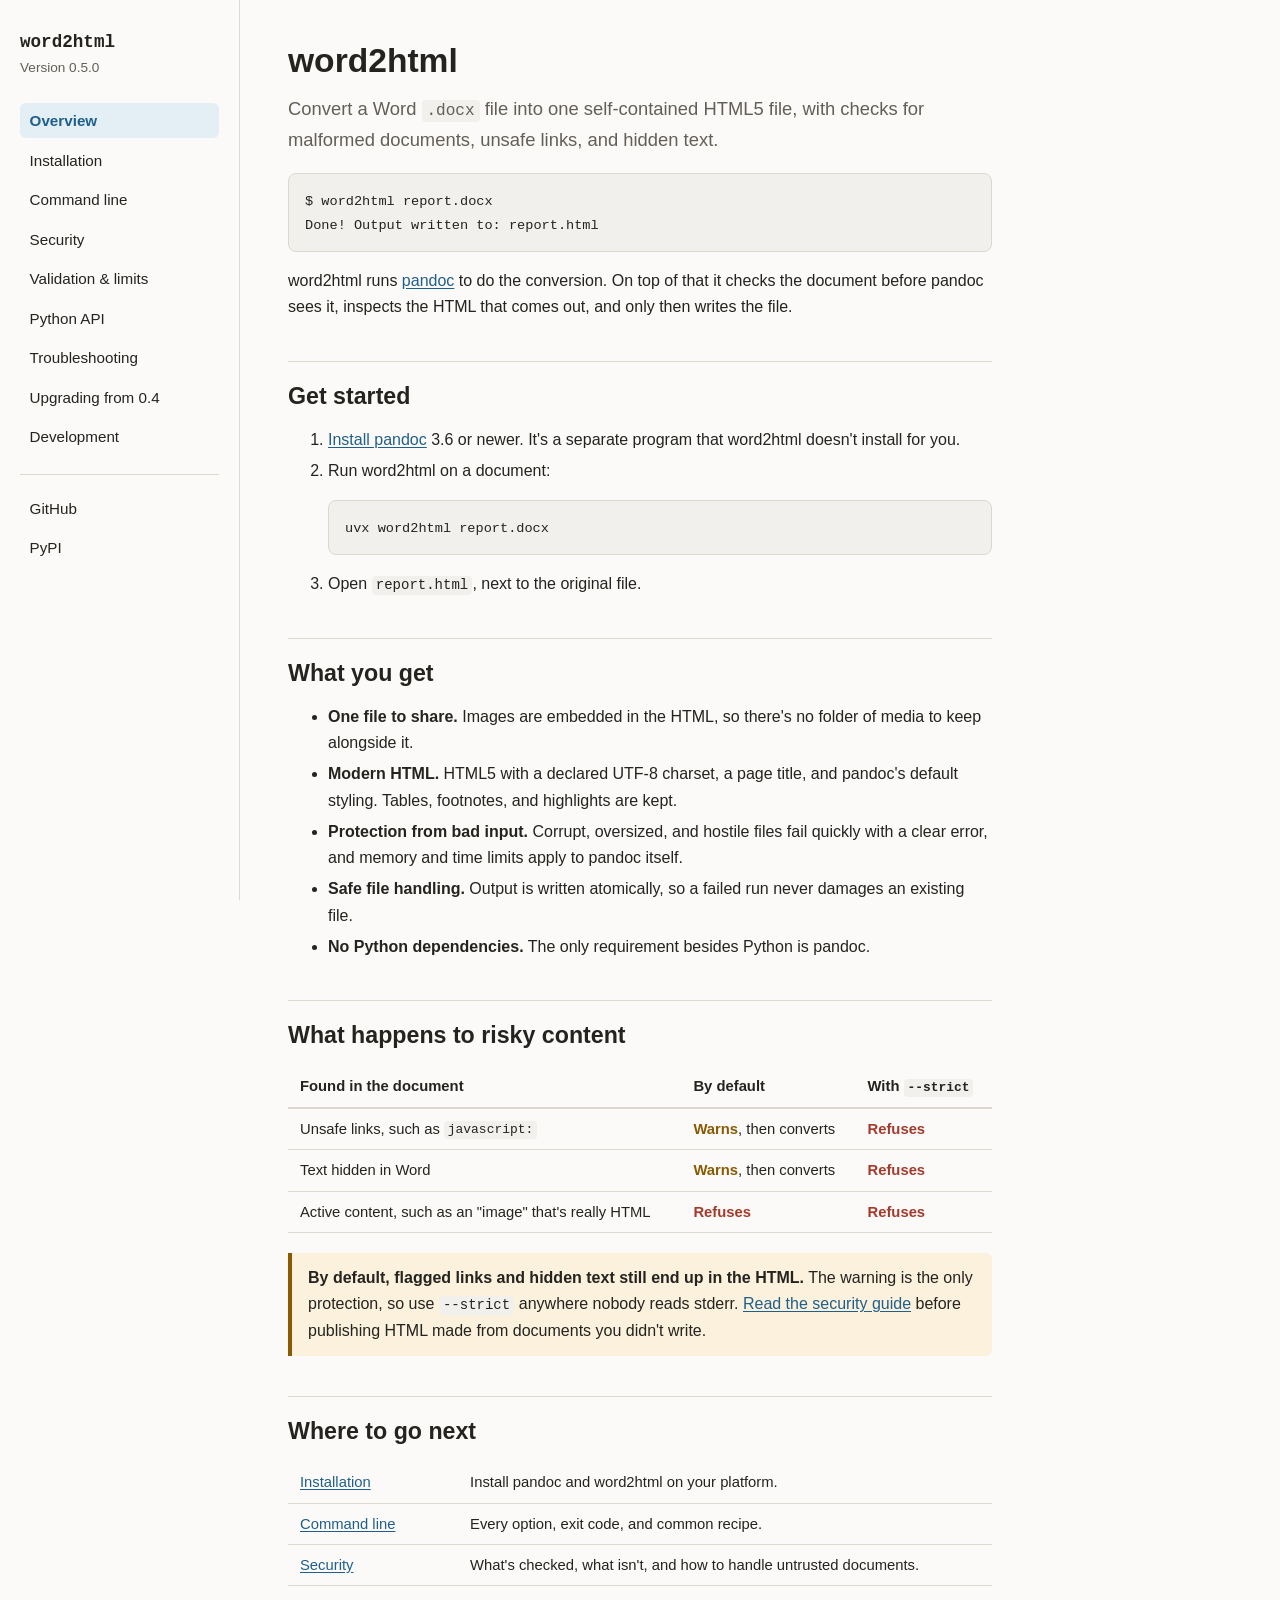
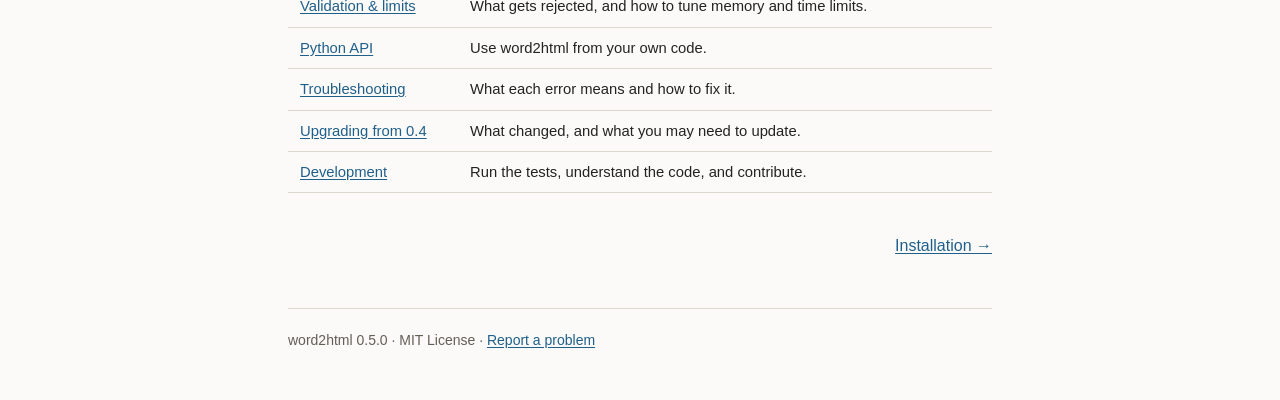
<file: docs/index.html>
<!doctype html>
<html lang="en">
<head>
  <meta charset="utf-8">
  <meta name="viewport" content="width=device-width, initial-scale=1">
  <title>word2html: Word to HTML with safety checks</title>
  <meta name="description" content="Convert Word .docx files to clean, self-contained HTML, with checks for malformed documents, unsafe links and hidden text.">
  <link rel="stylesheet" href="assets/style.css">
</head>
<body>
<a class="skip-link" href="#content">Skip to content</a>
<div class="layout">
  <nav class="sidebar" aria-label="Documentation">
    <a class="brand" href="index.html">word2html</a>
    <span class="brand-version">Version 0.5.0</span>
    <ul>
      <li><a href="index.html" aria-current="page">Overview</a></li>
      <li><a href="install.html">Installation</a></li>
      <li><a href="usage.html">Command line</a></li>
      <li><a href="security.html">Security</a></li>
      <li><a href="limits.html">Validation &amp; limits</a></li>
      <li><a href="python-api.html">Python API</a></li>
      <li><a href="troubleshooting.html">Troubleshooting</a></li>
      <li><a href="upgrading.html">Upgrading from 0.4</a></li>
      <li><a href="development.html">Development</a></li>
    </ul>
    <ul class="external">
      <li><a href="https://github.com/bradmontgomery/word2html">GitHub</a></li>
      <li><a href="https://pypi.org/project/word2html/">PyPI</a></li>
    </ul>
  </nav>
  <main id="content">
<h1>word2html</h1>
<p class="lede">Convert a Word <code>.docx</code> file into one self-contained HTML5 file, with checks for malformed documents, unsafe links, and hidden text.</p>

<pre><code>$ word2html report.docx
Done! Output written to: report.html</code></pre>

<p>word2html runs <a href="https://pandoc.org/">pandoc</a> to do the conversion. On top of that it checks the document before pandoc sees it, inspects the HTML that comes out, and only then writes the file.</p>

<h2 id="start">Get started</h2>
<ol>
  <li><a href="install.html#pandoc">Install pandoc</a> 3.6 or newer. It's a separate program that word2html doesn't install for you.</li>
  <li>Run word2html on a document:
<pre><code>uvx word2html report.docx</code></pre></li>
  <li>Open <code>report.html</code>, next to the original file.</li>
</ol>

<h2 id="what-you-get">What you get</h2>
<ul>
  <li><strong>One file to share.</strong> Images are embedded in the HTML, so there's no folder of media to keep alongside it.</li>
  <li><strong>Modern HTML.</strong> HTML5 with a declared UTF-8 charset, a page title, and pandoc's default styling. Tables, footnotes, and highlights are kept.</li>
  <li><strong>Protection from bad input.</strong> Corrupt, oversized, and hostile files fail quickly with a clear error, and memory and time limits apply to pandoc itself.</li>
  <li><strong>Safe file handling.</strong> Output is written atomically, so a failed run never damages an existing file.</li>
  <li><strong>No Python dependencies.</strong> The only requirement besides Python is pandoc.</li>
</ul>

<h2 id="safety">What happens to risky content</h2>
<div class="table-wrap"><table>
  <thead><tr><th>Found in the document</th><th>By default</th><th>With <code>--strict</code></th></tr></thead>
  <tbody>
    <tr><td>Unsafe links, such as <code>javascript:</code></td><td><span class="tag-warn">Warns</span>, then converts</td><td><span class="tag-refuse">Refuses</span></td></tr>
    <tr><td>Text hidden in Word</td><td><span class="tag-warn">Warns</span>, then converts</td><td><span class="tag-refuse">Refuses</span></td></tr>
    <tr><td>Active content, such as an "image" that's really HTML</td><td><span class="tag-refuse">Refuses</span></td><td><span class="tag-refuse">Refuses</span></td></tr>
  </tbody>
</table></div>
<div class="warning"><p><strong>By default, flagged links and hidden text still end up in the HTML.</strong> The warning is the only protection, so use <code>--strict</code> anywhere nobody reads stderr. <a href="security.html">Read the security guide</a> before publishing HTML made from documents you didn't write.</p></div>

<h2 id="next">Where to go next</h2>
<div class="table-wrap"><table>
  <tbody>
    <tr><td><a href="install.html">Installation</a></td><td>Install pandoc and word2html on your platform.</td></tr>
    <tr><td><a href="usage.html">Command line</a></td><td>Every option, exit code, and common recipe.</td></tr>
    <tr><td><a href="security.html">Security</a></td><td>What's checked, what isn't, and how to handle untrusted documents.</td></tr>
    <tr><td><a href="limits.html">Validation &amp; limits</a></td><td>What gets rejected, and how to tune memory and time limits.</td></tr>
    <tr><td><a href="python-api.html">Python API</a></td><td>Use word2html from your own code.</td></tr>
    <tr><td><a href="troubleshooting.html">Troubleshooting</a></td><td>What each error means and how to fix it.</td></tr>
    <tr><td><a href="upgrading.html">Upgrading from 0.4</a></td><td>What changed, and what you may need to update.</td></tr>
    <tr><td><a href="development.html">Development</a></td><td>Run the tests, understand the code, and contribute.</td></tr>
  </tbody>
</table></div>
    <nav class="pager" aria-label="Next and previous pages">
      <span></span>
      <a href="install.html" rel="next">Installation →</a>
    </nav>
    <footer>word2html 0.5.0 · MIT License · <a href="https://github.com/bradmontgomery/word2html/issues">Report a problem</a></footer>
  </main>
</div>
</body>
</html>
</file>
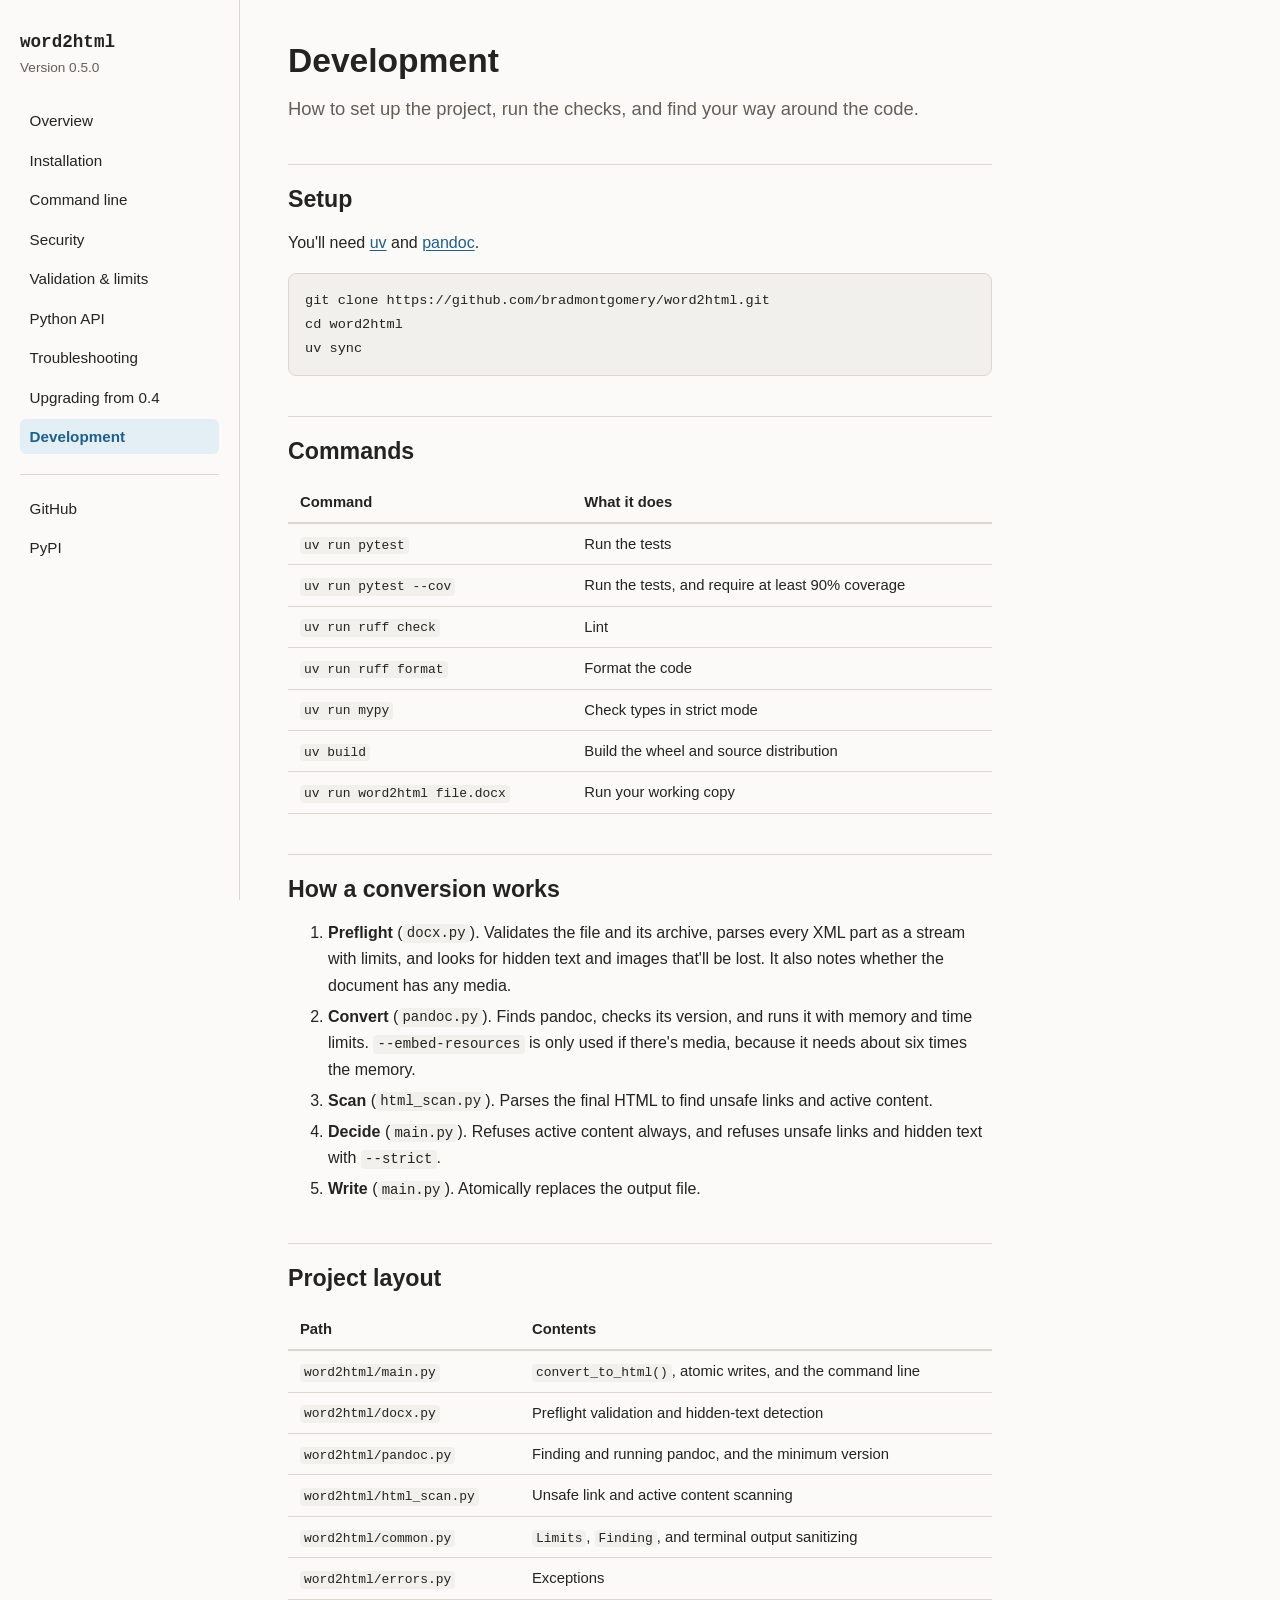
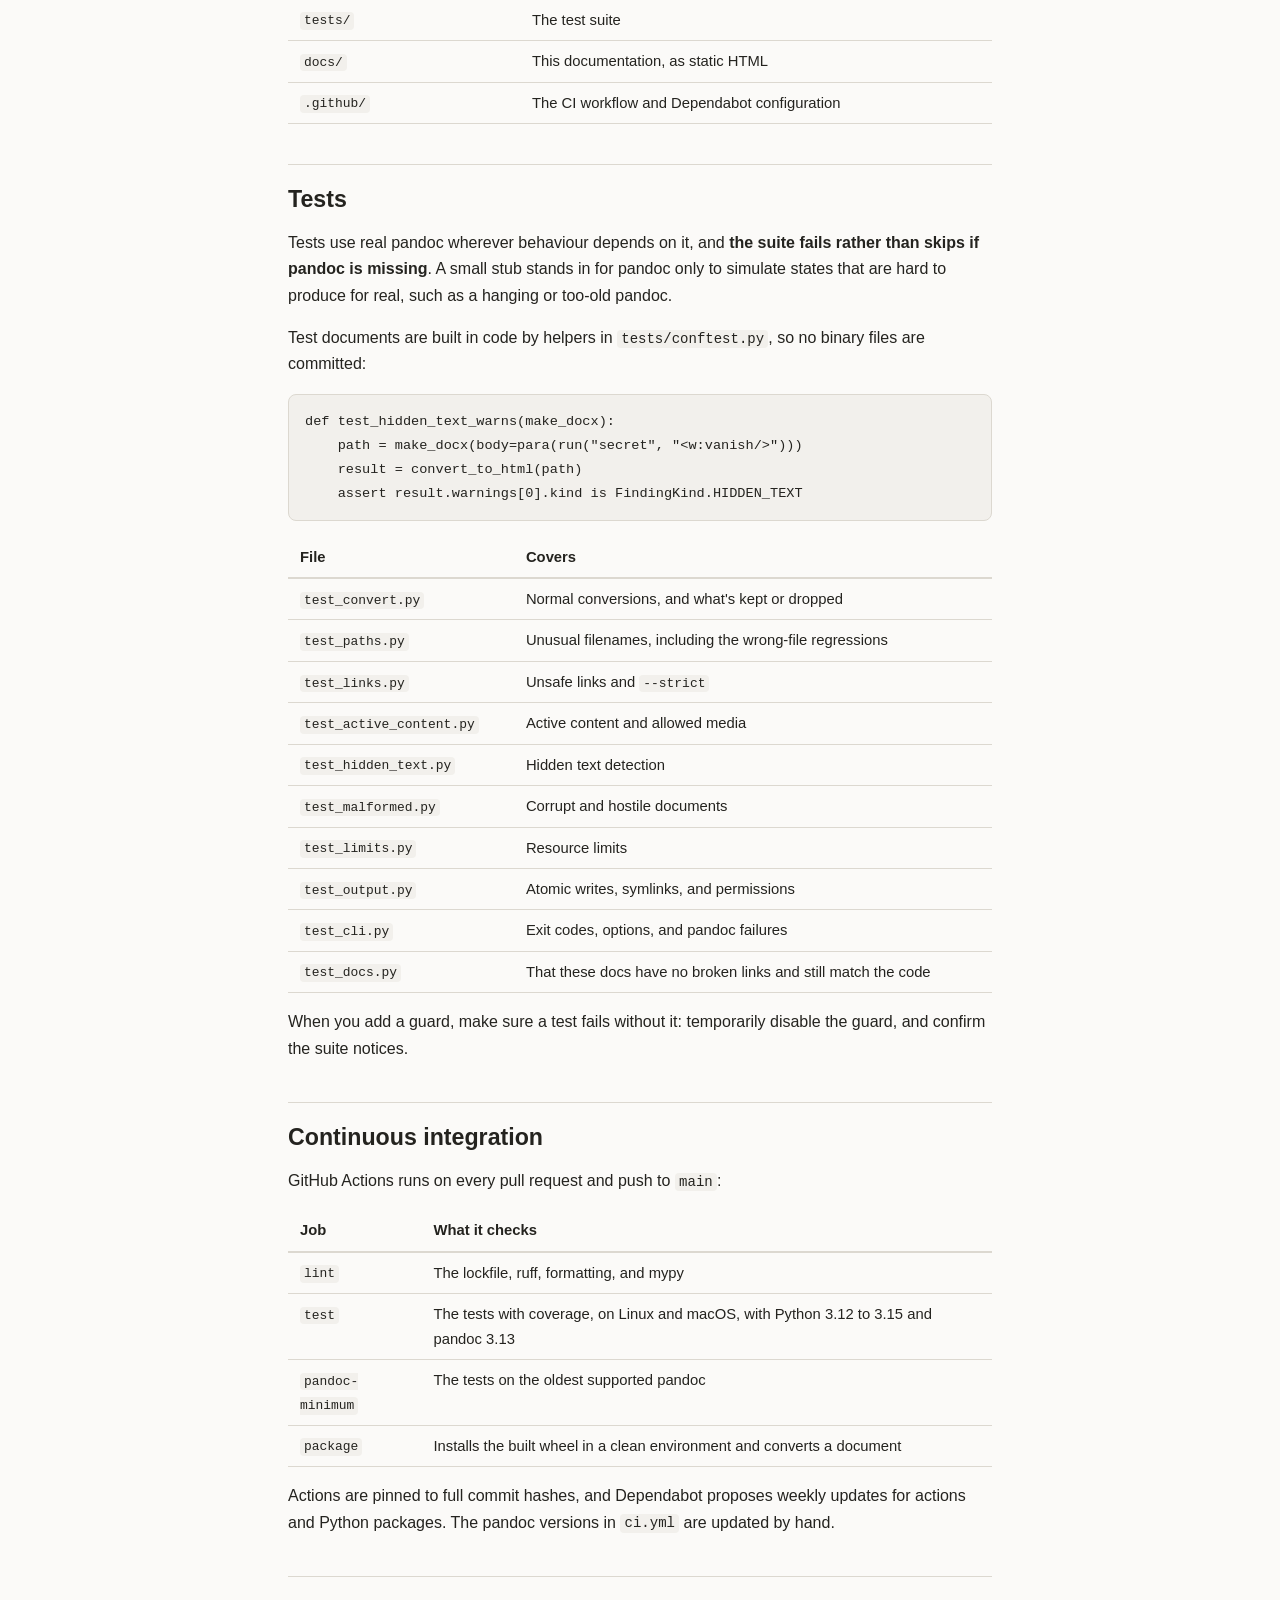
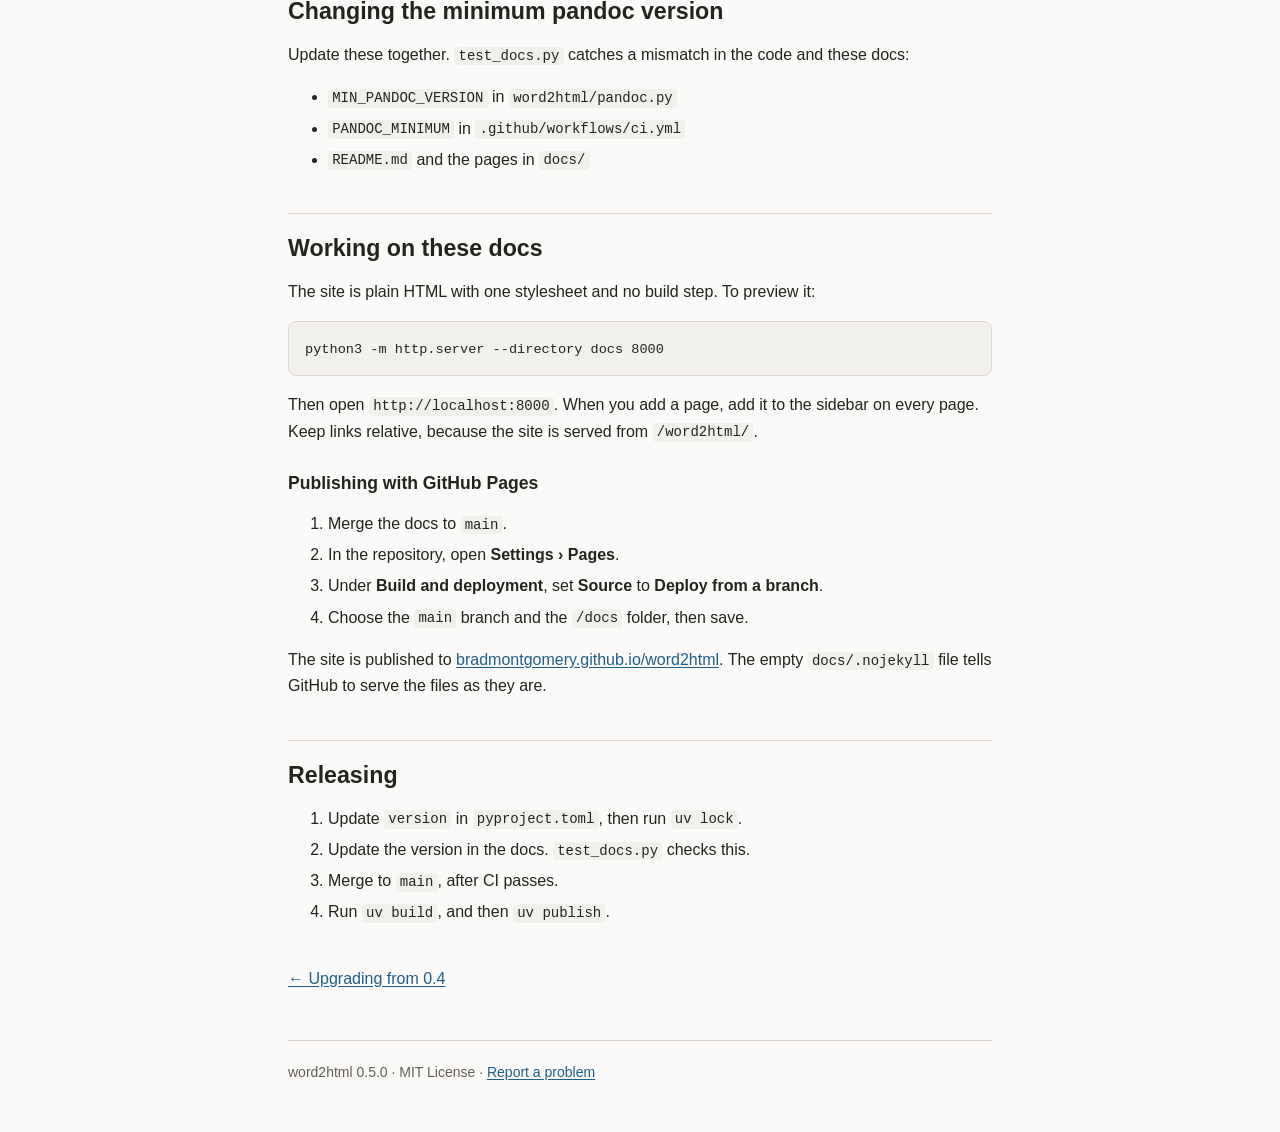
<file: docs/development.html>
<!doctype html>
<html lang="en">
<head>
  <meta charset="utf-8">
  <meta name="viewport" content="width=device-width, initial-scale=1">
  <title>Development | word2html</title>
  <meta name="description" content="Set up word2html for development, run tests and lint, understand the code, and publish the docs.">
  <link rel="stylesheet" href="assets/style.css">
</head>
<body>
<a class="skip-link" href="#content">Skip to content</a>
<div class="layout">
  <nav class="sidebar" aria-label="Documentation">
    <a class="brand" href="index.html">word2html</a>
    <span class="brand-version">Version 0.5.0</span>
    <ul>
      <li><a href="index.html">Overview</a></li>
      <li><a href="install.html">Installation</a></li>
      <li><a href="usage.html">Command line</a></li>
      <li><a href="security.html">Security</a></li>
      <li><a href="limits.html">Validation &amp; limits</a></li>
      <li><a href="python-api.html">Python API</a></li>
      <li><a href="troubleshooting.html">Troubleshooting</a></li>
      <li><a href="upgrading.html">Upgrading from 0.4</a></li>
      <li><a href="development.html" aria-current="page">Development</a></li>
    </ul>
    <ul class="external">
      <li><a href="https://github.com/bradmontgomery/word2html">GitHub</a></li>
      <li><a href="https://pypi.org/project/word2html/">PyPI</a></li>
    </ul>
  </nav>
  <main id="content">
<h1>Development</h1>
<p class="lede">How to set up the project, run the checks, and find your way around the code.</p>

<h2 id="setup">Setup</h2>
<p>You'll need <a href="https://docs.astral.sh/uv/">uv</a> and <a href="install.html#pandoc">pandoc</a>.</p>
<pre><code>git clone https://github.com/bradmontgomery/word2html.git
cd word2html
uv sync</code></pre>

<h2 id="commands">Commands</h2>
<div class="table-wrap"><table>
  <thead><tr><th>Command</th><th>What it does</th></tr></thead>
  <tbody>
    <tr><td><code>uv run pytest</code></td><td>Run the tests</td></tr>
    <tr><td><code>uv run pytest --cov</code></td><td>Run the tests, and require at least 90% coverage</td></tr>
    <tr><td><code>uv run ruff check</code></td><td>Lint</td></tr>
    <tr><td><code>uv run ruff format</code></td><td>Format the code</td></tr>
    <tr><td><code>uv run mypy</code></td><td>Check types in strict mode</td></tr>
    <tr><td><code>uv build</code></td><td>Build the wheel and source distribution</td></tr>
    <tr><td><code>uv run word2html file.docx</code></td><td>Run your working copy</td></tr>
  </tbody>
</table></div>

<h2 id="how-it-works">How a conversion works</h2>
<ol>
  <li><strong>Preflight</strong> (<code>docx.py</code>). Validates the file and its archive, parses every XML part as a stream with limits, and looks for hidden text and images that'll be lost. It also notes whether the document has any media.</li>
  <li><strong>Convert</strong> (<code>pandoc.py</code>). Finds pandoc, checks its version, and runs it with memory and time limits. <code>--embed-resources</code> is only used if there's media, because it needs about six times the memory.</li>
  <li><strong>Scan</strong> (<code>html_scan.py</code>). Parses the final HTML to find unsafe links and active content.</li>
  <li><strong>Decide</strong> (<code>main.py</code>). Refuses active content always, and refuses unsafe links and hidden text with <code>--strict</code>.</li>
  <li><strong>Write</strong> (<code>main.py</code>). Atomically replaces the output file.</li>
</ol>

<h2 id="layout">Project layout</h2>
<div class="table-wrap"><table>
  <thead><tr><th>Path</th><th>Contents</th></tr></thead>
  <tbody>
    <tr><td><code>word2html/main.py</code></td><td><code>convert_to_html()</code>, atomic writes, and the command line</td></tr>
    <tr><td><code>word2html/docx.py</code></td><td>Preflight validation and hidden-text detection</td></tr>
    <tr><td><code>word2html/pandoc.py</code></td><td>Finding and running pandoc, and the minimum version</td></tr>
    <tr><td><code>word2html/html_scan.py</code></td><td>Unsafe link and active content scanning</td></tr>
    <tr><td><code>word2html/common.py</code></td><td><code>Limits</code>, <code>Finding</code>, and terminal output sanitizing</td></tr>
    <tr><td><code>word2html/errors.py</code></td><td>Exceptions</td></tr>
    <tr><td><code>tests/</code></td><td>The test suite</td></tr>
    <tr><td><code>docs/</code></td><td>This documentation, as static HTML</td></tr>
    <tr><td><code>.github/</code></td><td>The CI workflow and Dependabot configuration</td></tr>
  </tbody>
</table></div>

<h2 id="tests">Tests</h2>
<p>Tests use real pandoc wherever behaviour depends on it, and <strong>the suite fails rather than skips if pandoc is missing</strong>. A small stub stands in for pandoc only to simulate states that are hard to produce for real, such as a hanging or too-old pandoc.</p>
<p>Test documents are built in code by helpers in <code>tests/conftest.py</code>, so no binary files are committed:</p>
<pre><code>def test_hidden_text_warns(make_docx):
    path = make_docx(body=para(run("secret", "&lt;w:vanish/&gt;")))
    result = convert_to_html(path)
    assert result.warnings[0].kind is FindingKind.HIDDEN_TEXT</code></pre>
<div class="table-wrap"><table>
  <thead><tr><th>File</th><th>Covers</th></tr></thead>
  <tbody>
    <tr><td><code>test_convert.py</code></td><td>Normal conversions, and what's kept or dropped</td></tr>
    <tr><td><code>test_paths.py</code></td><td>Unusual filenames, including the wrong-file regressions</td></tr>
    <tr><td><code>test_links.py</code></td><td>Unsafe links and <code>--strict</code></td></tr>
    <tr><td><code>test_active_content.py</code></td><td>Active content and allowed media</td></tr>
    <tr><td><code>test_hidden_text.py</code></td><td>Hidden text detection</td></tr>
    <tr><td><code>test_malformed.py</code></td><td>Corrupt and hostile documents</td></tr>
    <tr><td><code>test_limits.py</code></td><td>Resource limits</td></tr>
    <tr><td><code>test_output.py</code></td><td>Atomic writes, symlinks, and permissions</td></tr>
    <tr><td><code>test_cli.py</code></td><td>Exit codes, options, and pandoc failures</td></tr>
    <tr><td><code>test_docs.py</code></td><td>That these docs have no broken links and still match the code</td></tr>
  </tbody>
</table></div>
<p>When you add a guard, make sure a test fails without it: temporarily disable the guard, and confirm the suite notices.</p>

<h2 id="ci">Continuous integration</h2>
<p>GitHub Actions runs on every pull request and push to <code>main</code>:</p>
<div class="table-wrap"><table>
  <thead><tr><th>Job</th><th>What it checks</th></tr></thead>
  <tbody>
    <tr><td><code>lint</code></td><td>The lockfile, ruff, formatting, and mypy</td></tr>
    <tr><td><code>test</code></td><td>The tests with coverage, on Linux and macOS, with Python 3.12 to 3.15 and pandoc 3.13</td></tr>
    <tr><td><code>pandoc-minimum</code></td><td>The tests on the oldest supported pandoc</td></tr>
    <tr><td><code>package</code></td><td>Installs the built wheel in a clean environment and converts a document</td></tr>
  </tbody>
</table></div>
<p>Actions are pinned to full commit hashes, and Dependabot proposes weekly updates for actions and Python packages. The pandoc versions in <code>ci.yml</code> are updated by hand.</p>

<h2 id="pandoc-version">Changing the minimum pandoc version</h2>
<p>Update these together. <code>test_docs.py</code> catches a mismatch in the code and these docs:</p>
<ul>
  <li><code>MIN_PANDOC_VERSION</code> in <code>word2html/pandoc.py</code></li>
  <li><code>PANDOC_MINIMUM</code> in <code>.github/workflows/ci.yml</code></li>
  <li><code>README.md</code> and the pages in <code>docs/</code></li>
</ul>

<h2 id="docs">Working on these docs</h2>
<p>The site is plain HTML with one stylesheet and no build step. To preview it:</p>
<pre><code>python3 -m http.server --directory docs 8000</code></pre>
<p>Then open <code>http://localhost:8000</code>. When you add a page, add it to the sidebar on every page. Keep links relative, because the site is served from <code>/word2html/</code>.</p>

<h3 id="pages">Publishing with GitHub Pages</h3>
<ol>
  <li>Merge the docs to <code>main</code>.</li>
  <li>In the repository, open <strong>Settings › Pages</strong>.</li>
  <li>Under <strong>Build and deployment</strong>, set <strong>Source</strong> to <strong>Deploy from a branch</strong>.</li>
  <li>Choose the <code>main</code> branch and the <code>/docs</code> folder, then save.</li>
</ol>
<p>The site is published to <a href="https://bradmontgomery.github.io/word2html/">bradmontgomery.github.io/word2html</a>. The empty <code>docs/.nojekyll</code> file tells GitHub to serve the files as they are.</p>

<h2 id="release">Releasing</h2>
<ol>
  <li>Update <code>version</code> in <code>pyproject.toml</code>, then run <code>uv lock</code>.</li>
  <li>Update the version in the docs. <code>test_docs.py</code> checks this.</li>
  <li>Merge to <code>main</code>, after CI passes.</li>
  <li>Run <code>uv build</code>, and then <code>uv publish</code>.</li>
</ol>
    <nav class="pager" aria-label="Next and previous pages">
      <a href="upgrading.html" rel="prev">← Upgrading from 0.4</a>
      <span></span>
    </nav>
    <footer>word2html 0.5.0 · MIT License · <a href="https://github.com/bradmontgomery/word2html/issues">Report a problem</a></footer>
  </main>
</div>
</body>
</html>
</file>
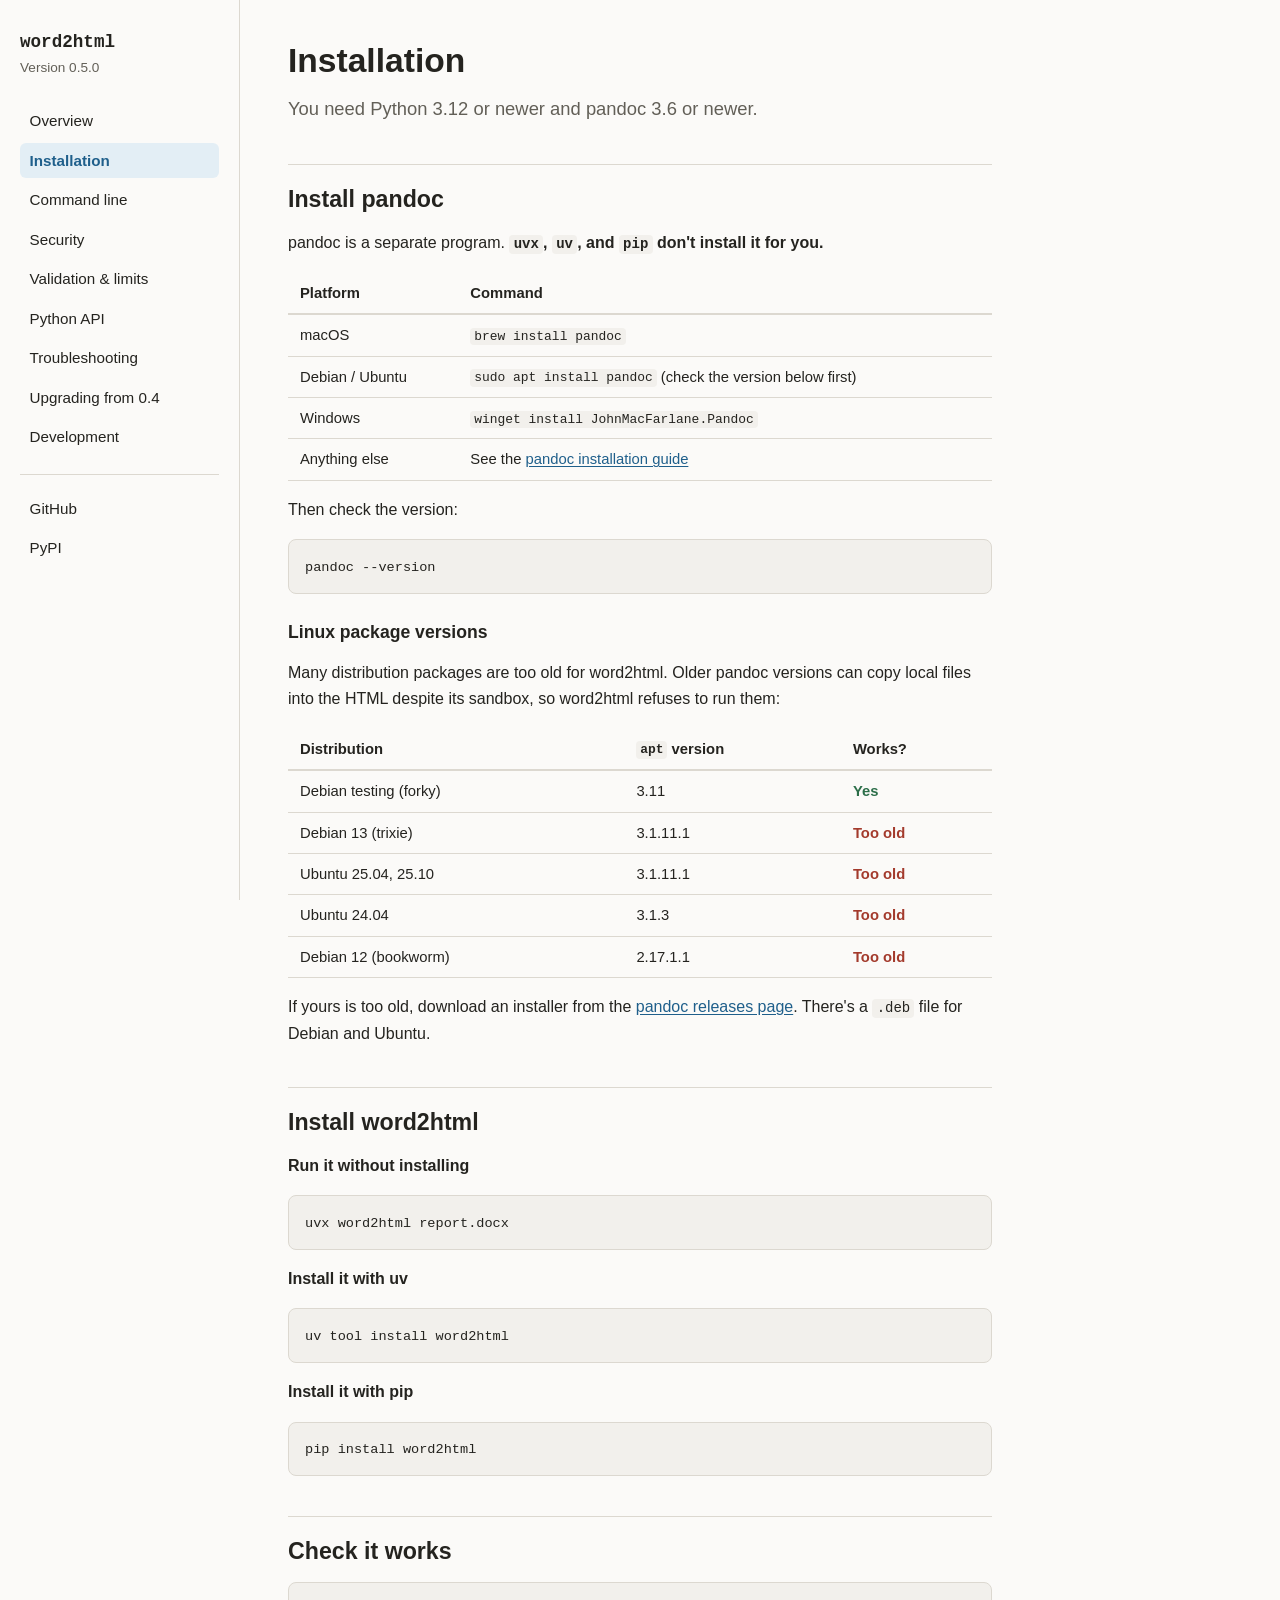
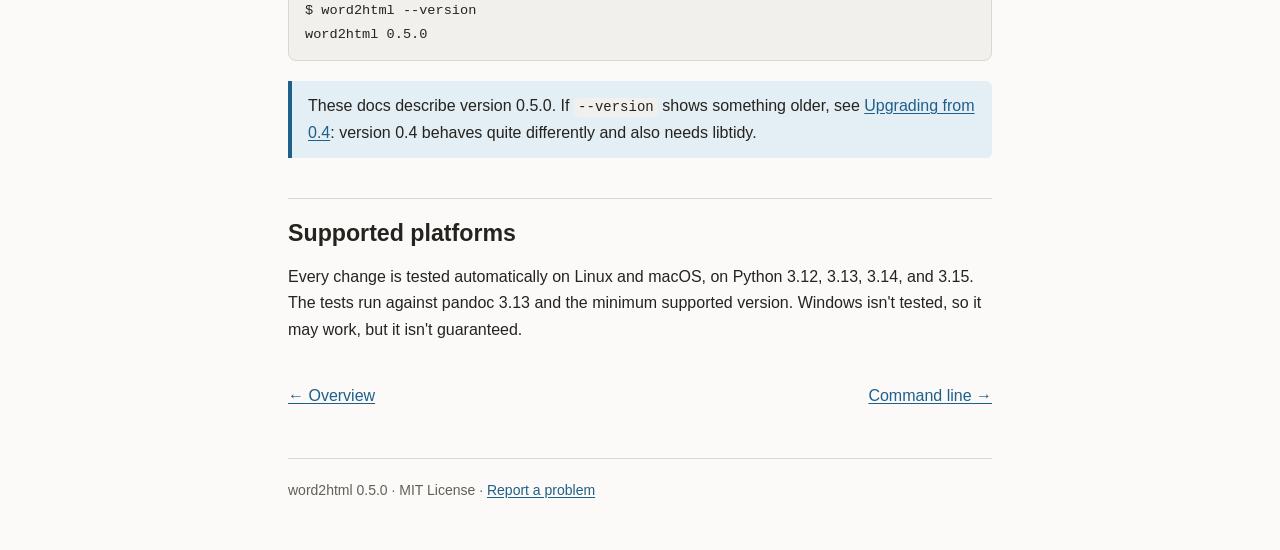
<file: docs/install.html>
<!doctype html>
<html lang="en">
<head>
  <meta charset="utf-8">
  <meta name="viewport" content="width=device-width, initial-scale=1">
  <title>Installation | word2html</title>
  <meta name="description" content="Install pandoc and word2html on macOS, Linux and Windows.">
  <link rel="stylesheet" href="assets/style.css">
</head>
<body>
<a class="skip-link" href="#content">Skip to content</a>
<div class="layout">
  <nav class="sidebar" aria-label="Documentation">
    <a class="brand" href="index.html">word2html</a>
    <span class="brand-version">Version 0.5.0</span>
    <ul>
      <li><a href="index.html">Overview</a></li>
      <li><a href="install.html" aria-current="page">Installation</a></li>
      <li><a href="usage.html">Command line</a></li>
      <li><a href="security.html">Security</a></li>
      <li><a href="limits.html">Validation &amp; limits</a></li>
      <li><a href="python-api.html">Python API</a></li>
      <li><a href="troubleshooting.html">Troubleshooting</a></li>
      <li><a href="upgrading.html">Upgrading from 0.4</a></li>
      <li><a href="development.html">Development</a></li>
    </ul>
    <ul class="external">
      <li><a href="https://github.com/bradmontgomery/word2html">GitHub</a></li>
      <li><a href="https://pypi.org/project/word2html/">PyPI</a></li>
    </ul>
  </nav>
  <main id="content">
<h1>Installation</h1>
<p class="lede">You need Python 3.12 or newer and pandoc 3.6 or newer.</p>

<h2 id="pandoc">Install pandoc</h2>
<p>pandoc is a separate program. <strong><code>uvx</code>, <code>uv</code>, and <code>pip</code> don't install it for you.</strong></p>
<div class="table-wrap"><table>
  <thead><tr><th>Platform</th><th>Command</th></tr></thead>
  <tbody>
    <tr><td>macOS</td><td><code>brew install pandoc</code></td></tr>
    <tr><td>Debian / Ubuntu</td><td><code>sudo apt install pandoc</code> (check the version below first)</td></tr>
    <tr><td>Windows</td><td><code>winget install JohnMacFarlane.Pandoc</code></td></tr>
    <tr><td>Anything else</td><td>See the <a href="https://pandoc.org/installing.html">pandoc installation guide</a></td></tr>
  </tbody>
</table></div>
<p>Then check the version:</p>
<pre><code>pandoc --version</code></pre>

<h3 id="linux-versions">Linux package versions</h3>
<p>Many distribution packages are too old for word2html. Older pandoc versions can copy local files into the HTML despite its sandbox, so word2html refuses to run them:</p>
<div class="table-wrap"><table>
  <thead><tr><th>Distribution</th><th><code>apt</code> version</th><th>Works?</th></tr></thead>
  <tbody>
    <tr><td>Debian testing (forky)</td><td>3.11</td><td><span class="tag-ok">Yes</span></td></tr>
    <tr><td>Debian 13 (trixie)</td><td>3.1.11.1</td><td><span class="tag-refuse">Too old</span></td></tr>
    <tr><td>Ubuntu 25.04, 25.10</td><td>3.1.11.1</td><td><span class="tag-refuse">Too old</span></td></tr>
    <tr><td>Ubuntu 24.04</td><td>3.1.3</td><td><span class="tag-refuse">Too old</span></td></tr>
    <tr><td>Debian 12 (bookworm)</td><td>2.17.1.1</td><td><span class="tag-refuse">Too old</span></td></tr>
  </tbody>
</table></div>
<p>If yours is too old, download an installer from the <a href="https://github.com/jgm/pandoc/releases">pandoc releases page</a>. There's a <code>.deb</code> file for Debian and Ubuntu.</p>

<h2 id="word2html">Install word2html</h2>
<dl>
  <dt>Run it without installing</dt>
  <dd><pre><code>uvx word2html report.docx</code></pre></dd>
  <dt>Install it with uv</dt>
  <dd><pre><code>uv tool install word2html</code></pre></dd>
  <dt>Install it with pip</dt>
  <dd><pre><code>pip install word2html</code></pre></dd>
</dl>

<h2 id="check">Check it works</h2>
<pre><code>$ word2html --version
word2html 0.5.0</code></pre>
<div class="note"><p>These docs describe version 0.5.0. If <code>--version</code> shows something older, see <a href="upgrading.html">Upgrading from 0.4</a>: version 0.4 behaves quite differently and also needs libtidy.</p></div>

<h2 id="platforms">Supported platforms</h2>
<p>Every change is tested automatically on Linux and macOS, on Python 3.12, 3.13, 3.14, and 3.15. The tests run against pandoc 3.13 and the minimum supported version. Windows isn't tested, so it may work, but it isn't guaranteed.</p>
    <nav class="pager" aria-label="Next and previous pages">
      <a href="index.html" rel="prev">← Overview</a>
      <a href="usage.html" rel="next">Command line →</a>
    </nav>
    <footer>word2html 0.5.0 · MIT License · <a href="https://github.com/bradmontgomery/word2html/issues">Report a problem</a></footer>
  </main>
</div>
</body>
</html>
</file>
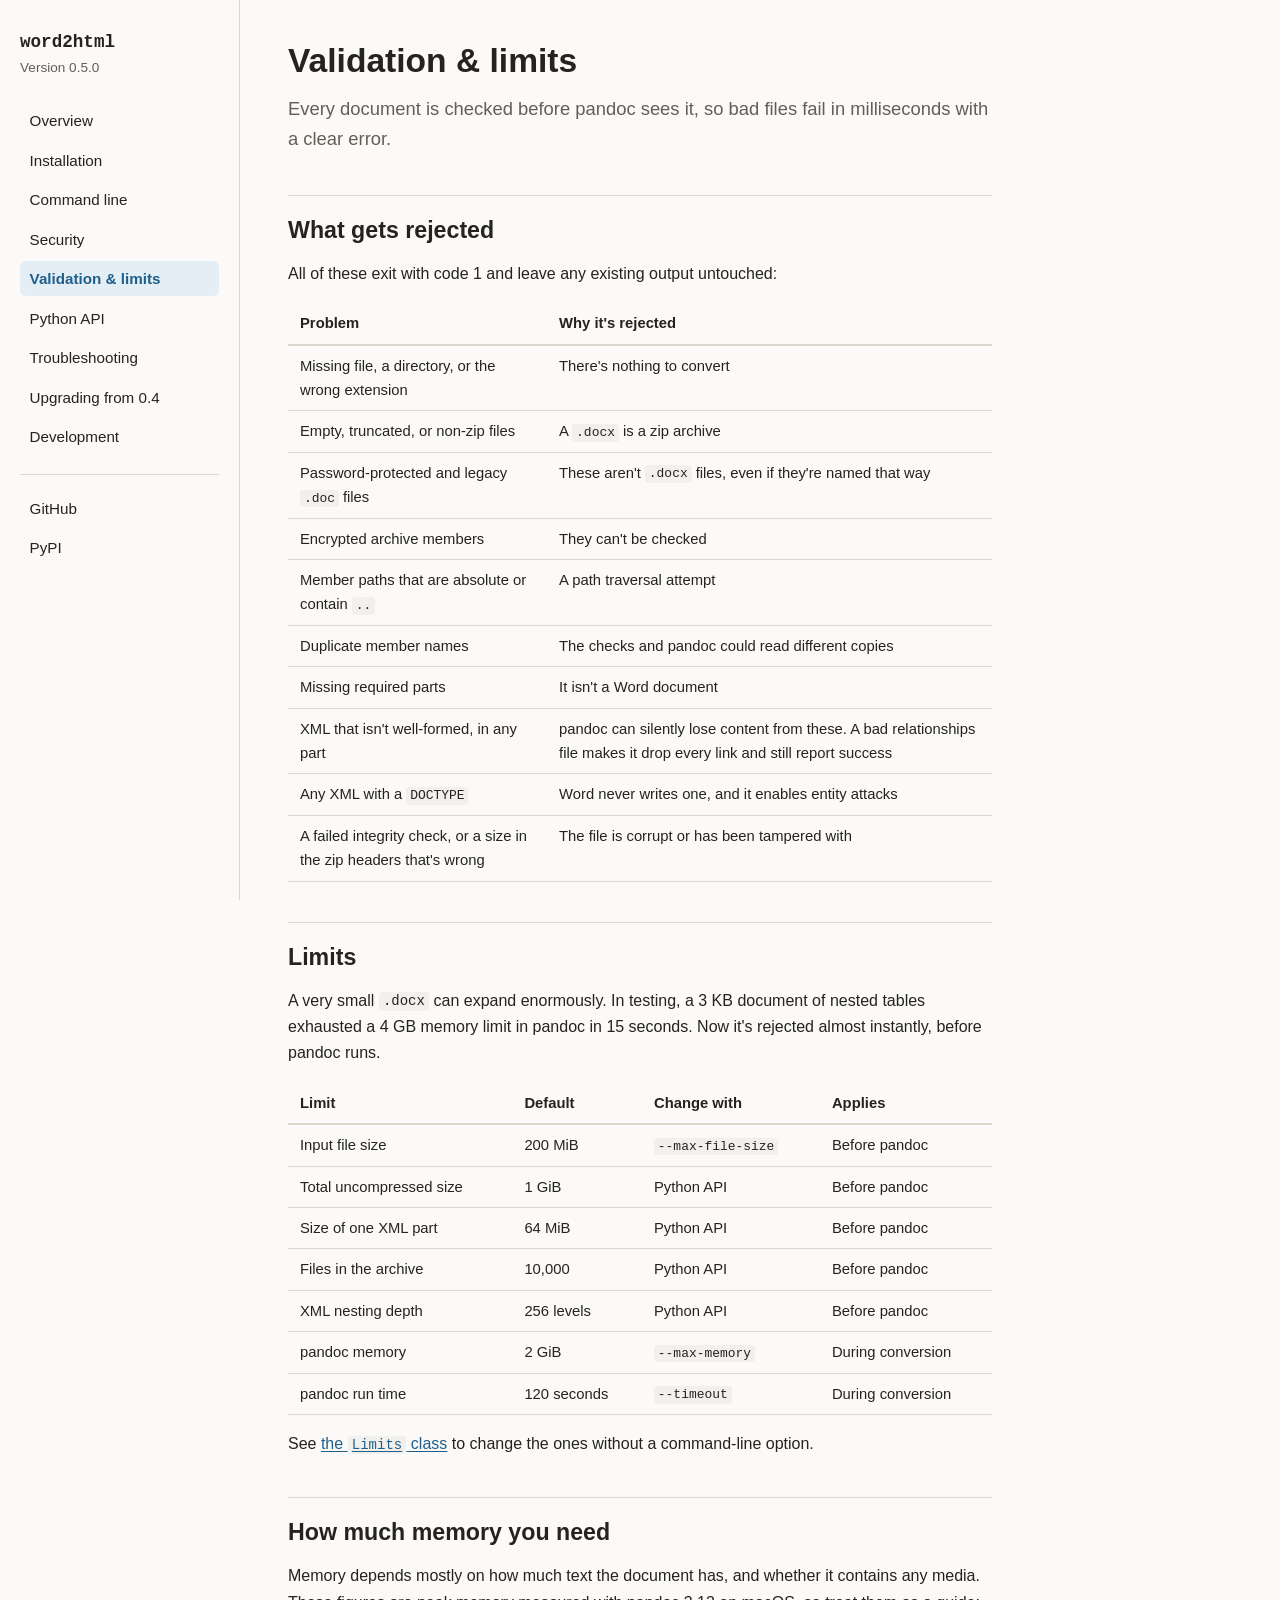
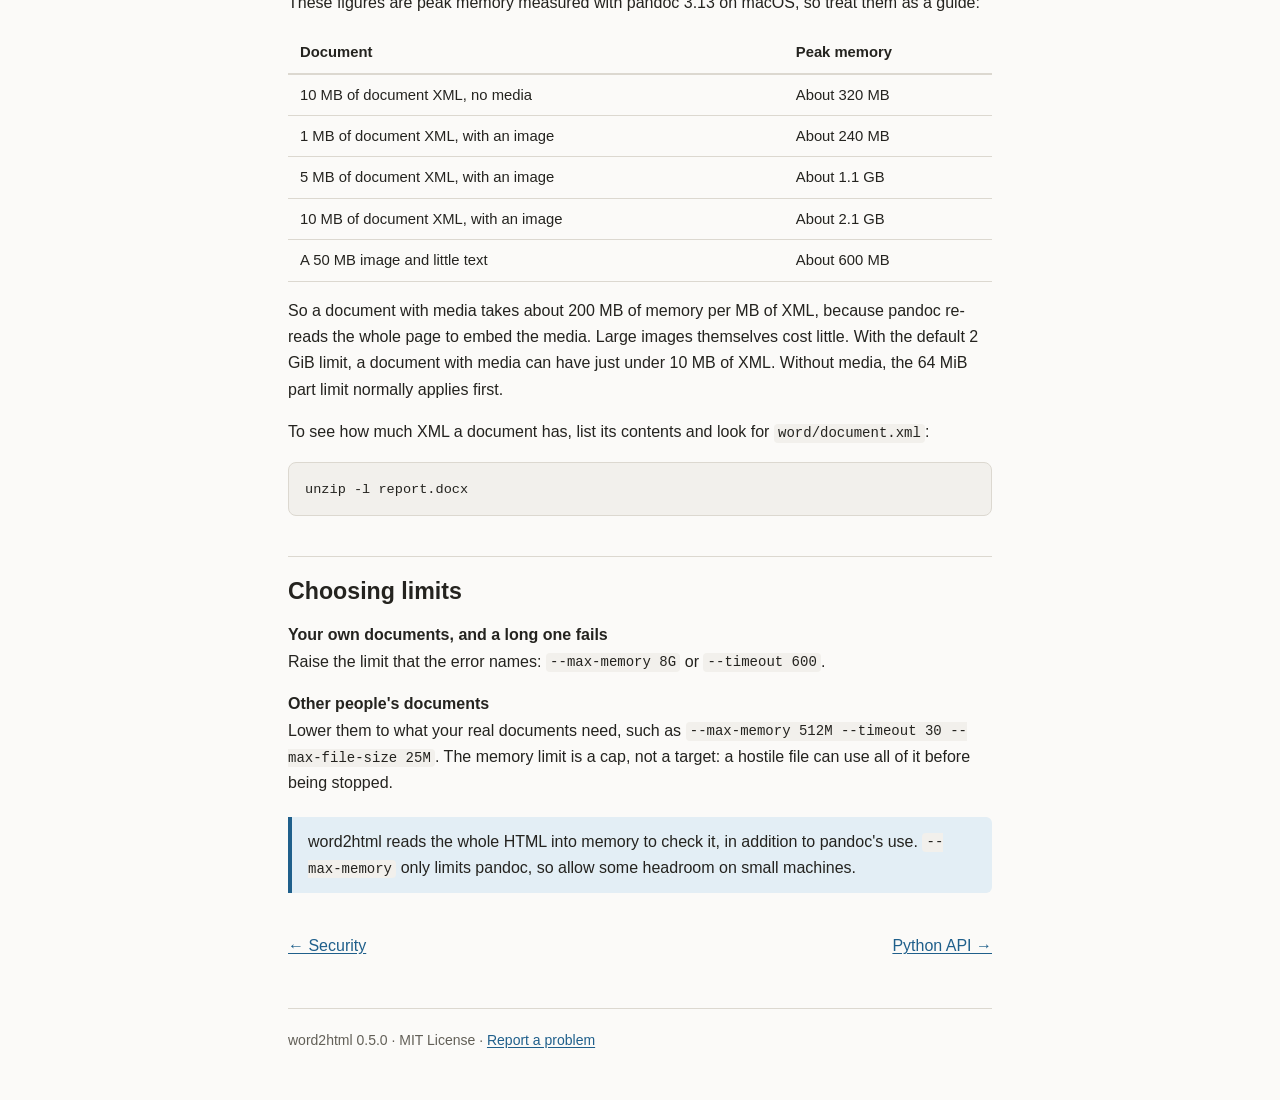
<file: docs/limits.html>
<!doctype html>
<html lang="en">
<head>
  <meta charset="utf-8">
  <meta name="viewport" content="width=device-width, initial-scale=1">
  <title>Validation and limits | word2html</title>
  <meta name="description" content="What word2html rejects before conversion, its resource limits, and how to tune memory and time.">
  <link rel="stylesheet" href="assets/style.css">
</head>
<body>
<a class="skip-link" href="#content">Skip to content</a>
<div class="layout">
  <nav class="sidebar" aria-label="Documentation">
    <a class="brand" href="index.html">word2html</a>
    <span class="brand-version">Version 0.5.0</span>
    <ul>
      <li><a href="index.html">Overview</a></li>
      <li><a href="install.html">Installation</a></li>
      <li><a href="usage.html">Command line</a></li>
      <li><a href="security.html">Security</a></li>
      <li><a href="limits.html" aria-current="page">Validation &amp; limits</a></li>
      <li><a href="python-api.html">Python API</a></li>
      <li><a href="troubleshooting.html">Troubleshooting</a></li>
      <li><a href="upgrading.html">Upgrading from 0.4</a></li>
      <li><a href="development.html">Development</a></li>
    </ul>
    <ul class="external">
      <li><a href="https://github.com/bradmontgomery/word2html">GitHub</a></li>
      <li><a href="https://pypi.org/project/word2html/">PyPI</a></li>
    </ul>
  </nav>
  <main id="content">
<h1>Validation &amp; limits</h1>
<p class="lede">Every document is checked before pandoc sees it, so bad files fail in milliseconds with a clear error.</p>

<h2 id="rejected">What gets rejected</h2>
<p>All of these exit with code 1 and leave any existing output untouched:</p>
<div class="table-wrap"><table>
  <thead><tr><th>Problem</th><th>Why it's rejected</th></tr></thead>
  <tbody>
    <tr><td>Missing file, a directory, or the wrong extension</td><td>There's nothing to convert</td></tr>
    <tr><td>Empty, truncated, or non-zip files</td><td>A <code>.docx</code> is a zip archive</td></tr>
    <tr><td>Password-protected and legacy <code>.doc</code> files</td><td>These aren't <code>.docx</code> files, even if they're named that way</td></tr>
    <tr><td>Encrypted archive members</td><td>They can't be checked</td></tr>
    <tr><td>Member paths that are absolute or contain <code>..</code></td><td>A path traversal attempt</td></tr>
    <tr><td>Duplicate member names</td><td>The checks and pandoc could read different copies</td></tr>
    <tr><td>Missing required parts</td><td>It isn't a Word document</td></tr>
    <tr><td>XML that isn't well-formed, in any part</td><td>pandoc can silently lose content from these. A bad relationships file makes it drop every link and still report success</td></tr>
    <tr><td>Any XML with a <code>DOCTYPE</code></td><td>Word never writes one, and it enables entity attacks</td></tr>
    <tr><td>A failed integrity check, or a size in the zip headers that's wrong</td><td>The file is corrupt or has been tampered with</td></tr>
  </tbody>
</table></div>

<h2 id="limits">Limits</h2>
<p>A very small <code>.docx</code> can expand enormously. In testing, a 3 KB document of nested tables exhausted a 4 GB memory limit in pandoc in 15 seconds. Now it's rejected almost instantly, before pandoc runs.</p>
<div class="table-wrap"><table>
  <thead><tr><th>Limit</th><th>Default</th><th>Change with</th><th>Applies</th></tr></thead>
  <tbody>
    <tr><td>Input file size</td><td>200 MiB</td><td><code>--max-file-size</code></td><td>Before pandoc</td></tr>
    <tr><td>Total uncompressed size</td><td>1 GiB</td><td>Python API</td><td>Before pandoc</td></tr>
    <tr><td>Size of one XML part</td><td>64 MiB</td><td>Python API</td><td>Before pandoc</td></tr>
    <tr><td>Files in the archive</td><td>10,000</td><td>Python API</td><td>Before pandoc</td></tr>
    <tr><td>XML nesting depth</td><td>256 levels</td><td>Python API</td><td>Before pandoc</td></tr>
    <tr><td>pandoc memory</td><td>2 GiB</td><td><code>--max-memory</code></td><td>During conversion</td></tr>
    <tr><td>pandoc run time</td><td>120 seconds</td><td><code>--timeout</code></td><td>During conversion</td></tr>
  </tbody>
</table></div>
<p>See <a href="python-api.html#limits">the <code>Limits</code> class</a> to change the ones without a command-line option.</p>

<h2 id="memory">How much memory you need</h2>
<p>Memory depends mostly on how much text the document has, and whether it contains any media. These figures are peak memory measured with pandoc 3.13 on macOS, so treat them as a guide:</p>
<div class="table-wrap"><table>
  <thead><tr><th>Document</th><th>Peak memory</th></tr></thead>
  <tbody>
    <tr><td>10 MB of document XML, no media</td><td>About 320 MB</td></tr>
    <tr><td>1 MB of document XML, with an image</td><td>About 240 MB</td></tr>
    <tr><td>5 MB of document XML, with an image</td><td>About 1.1 GB</td></tr>
    <tr><td>10 MB of document XML, with an image</td><td>About 2.1 GB</td></tr>
    <tr><td>A 50 MB image and little text</td><td>About 600 MB</td></tr>
  </tbody>
</table></div>
<p>So a document with media takes about 200 MB of memory per MB of XML, because pandoc re-reads the whole page to embed the media. Large images themselves cost little. With the default 2 GiB limit, a document with media can have just under 10 MB of XML. Without media, the 64 MiB part limit normally applies first.</p>
<p>To see how much XML a document has, list its contents and look for <code>word/document.xml</code>:</p>
<pre><code>unzip -l report.docx</code></pre>

<h2 id="tuning">Choosing limits</h2>
<dl>
  <dt>Your own documents, and a long one fails</dt>
  <dd>Raise the limit that the error names: <code>--max-memory 8G</code> or <code>--timeout 600</code>.</dd>
  <dt>Other people's documents</dt>
  <dd>Lower them to what your real documents need, such as <code>--max-memory 512M --timeout 30 --max-file-size 25M</code>. The memory limit is a cap, not a target: a hostile file can use all of it before being stopped.</dd>
</dl>
<div class="note"><p>word2html reads the whole HTML into memory to check it, in addition to pandoc's use. <code>--max-memory</code> only limits pandoc, so allow some headroom on small machines.</p></div>
    <nav class="pager" aria-label="Next and previous pages">
      <a href="security.html" rel="prev">← Security</a>
      <a href="python-api.html" rel="next">Python API →</a>
    </nav>
    <footer>word2html 0.5.0 · MIT License · <a href="https://github.com/bradmontgomery/word2html/issues">Report a problem</a></footer>
  </main>
</div>
</body>
</html>
</file>
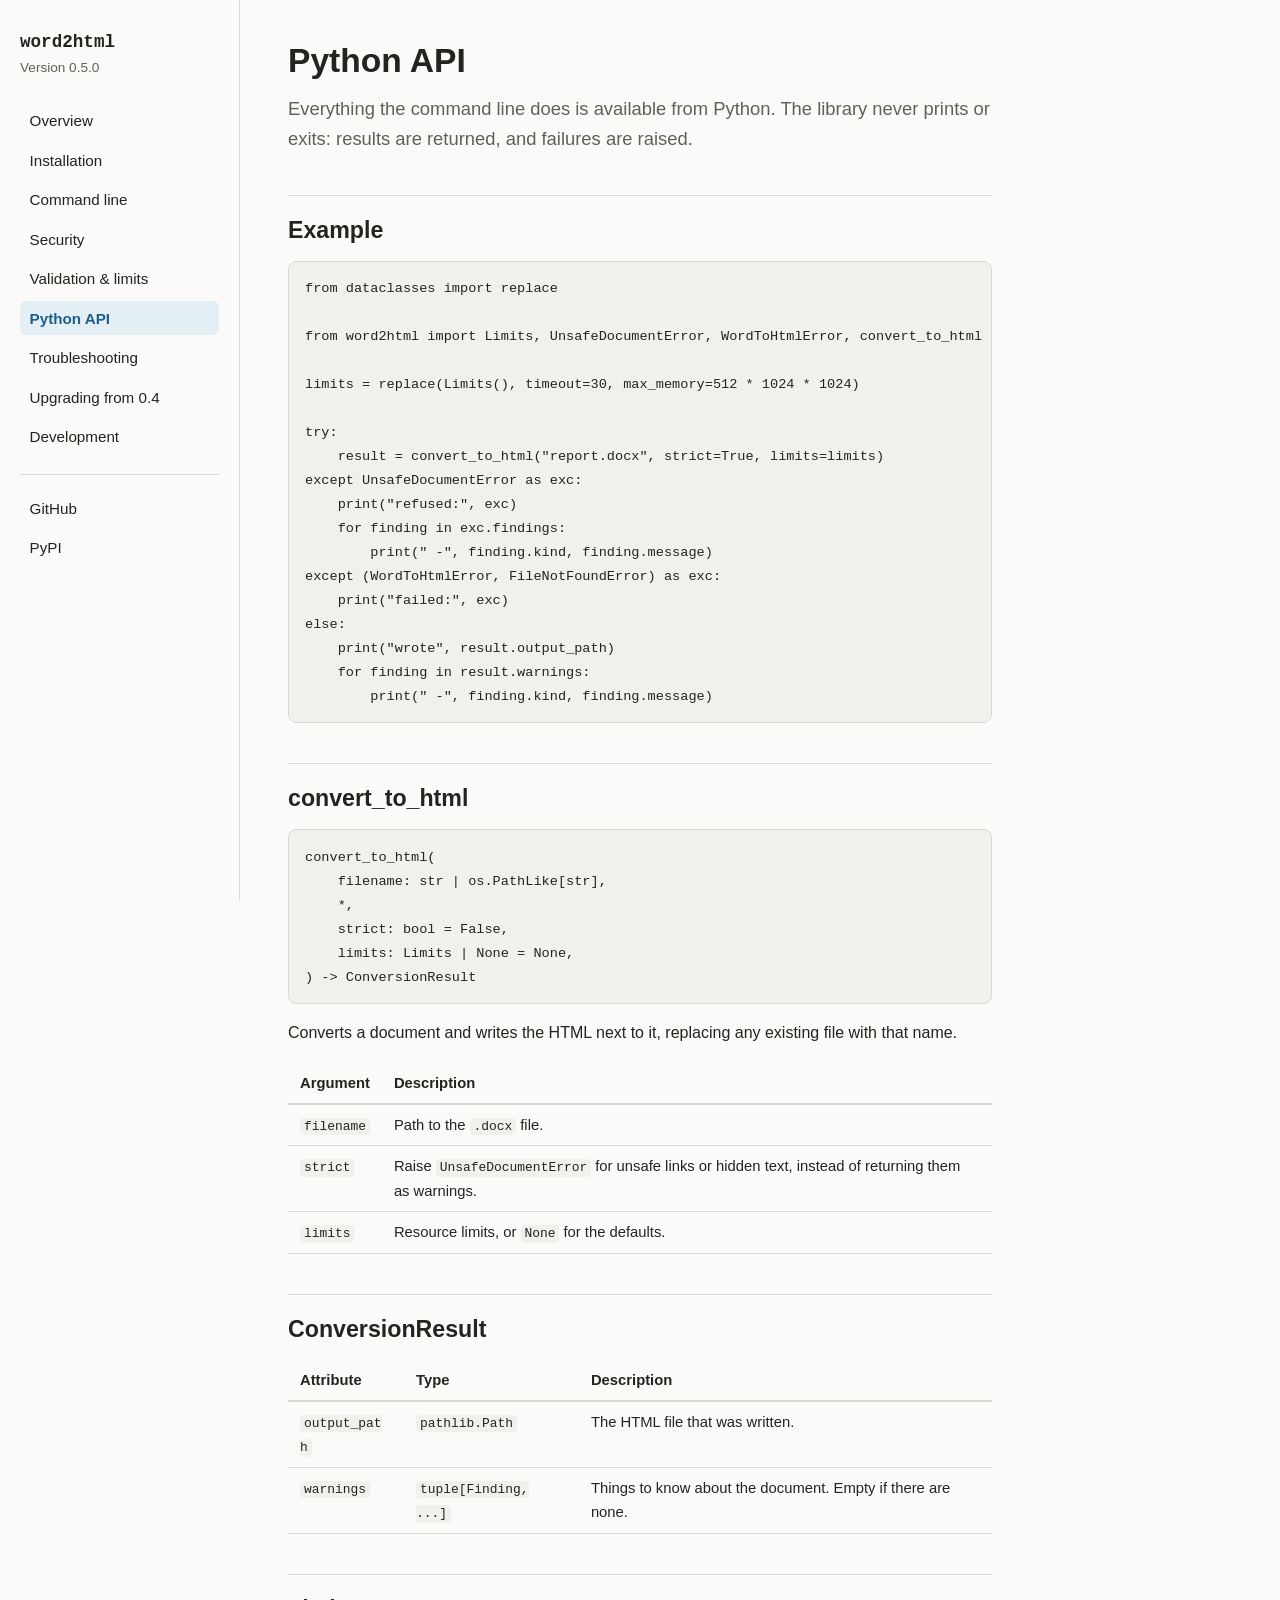
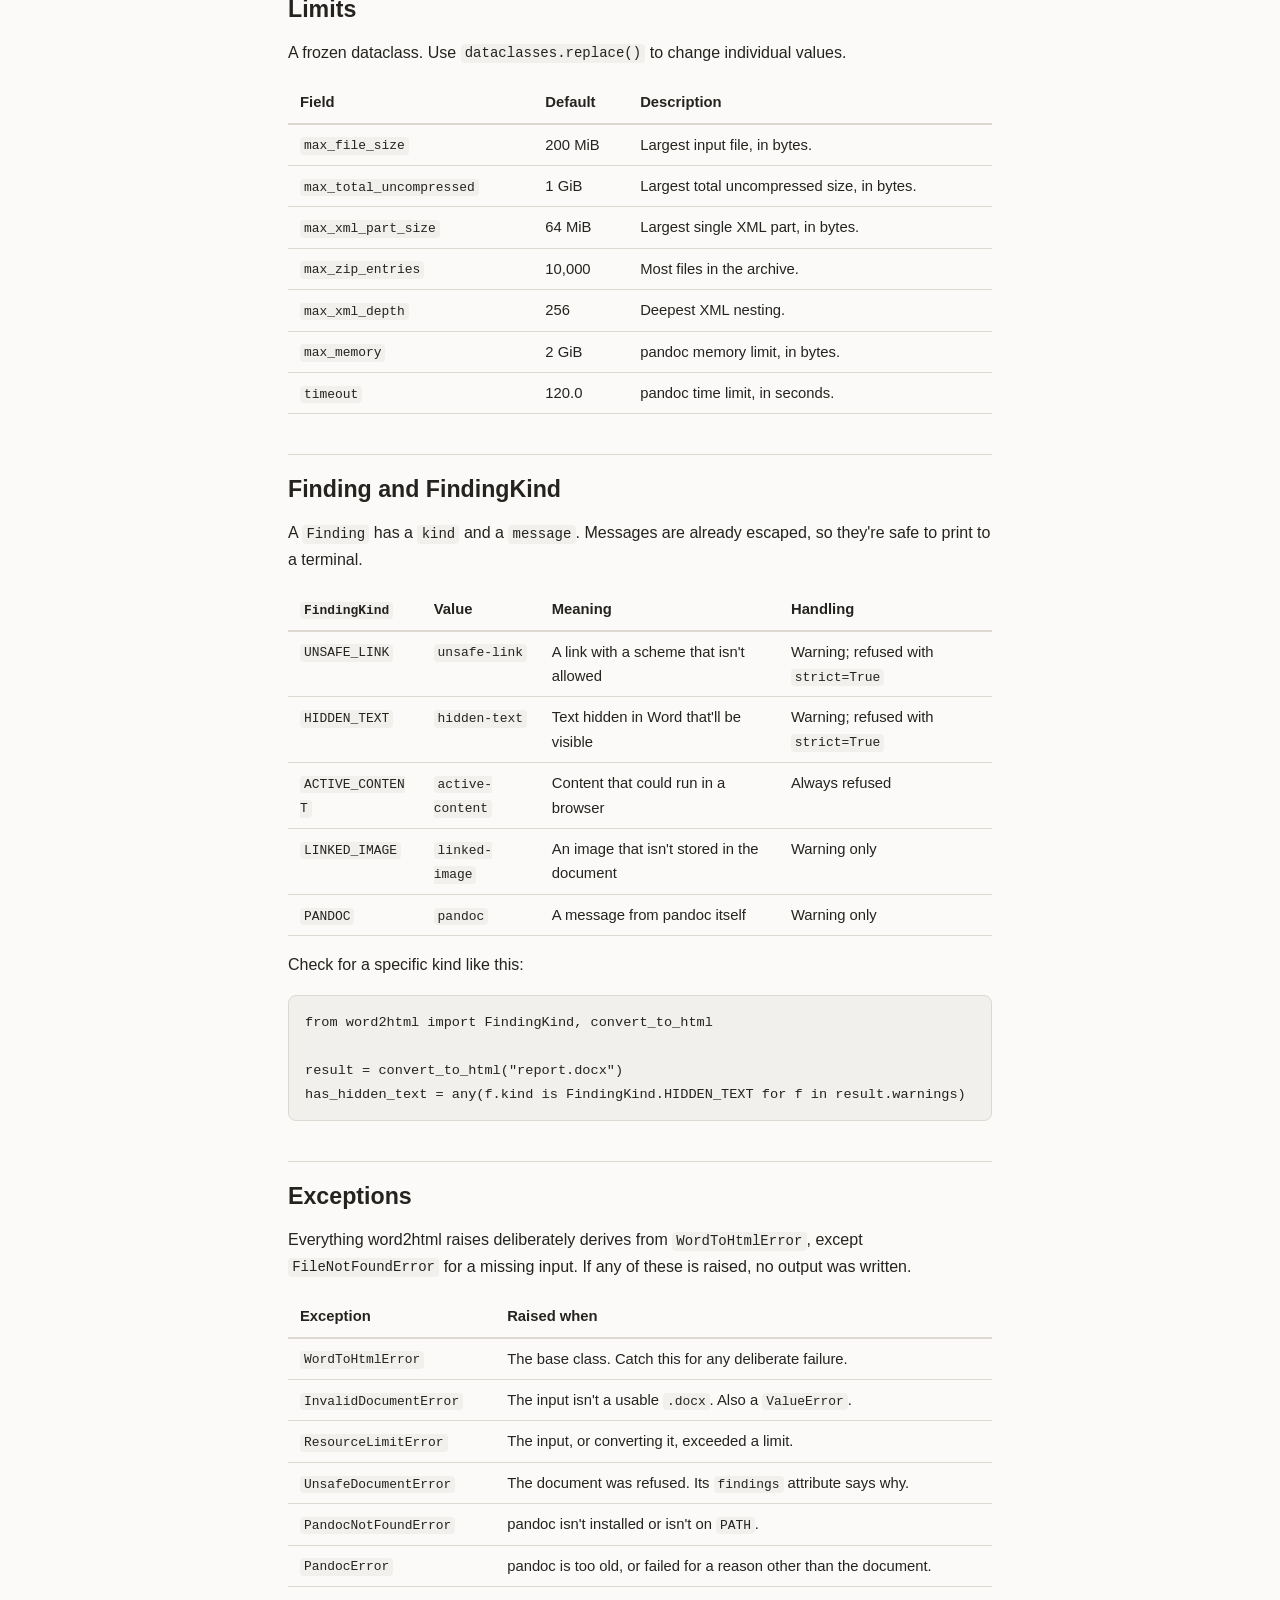
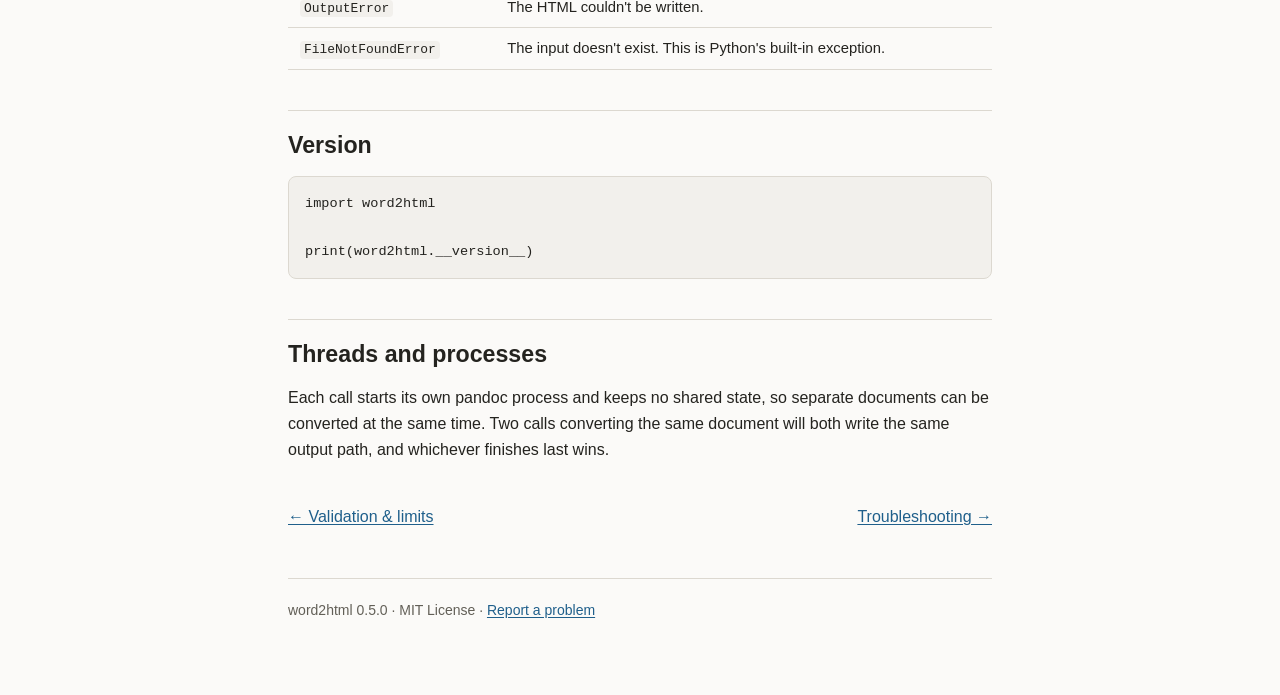
<file: docs/python-api.html>
<!doctype html>
<html lang="en">
<head>
  <meta charset="utf-8">
  <meta name="viewport" content="width=device-width, initial-scale=1">
  <title>Python API | word2html</title>
  <meta name="description" content="Use word2html from Python: convert_to_html, ConversionResult, Limits, findings and exceptions.">
  <link rel="stylesheet" href="assets/style.css">
</head>
<body>
<a class="skip-link" href="#content">Skip to content</a>
<div class="layout">
  <nav class="sidebar" aria-label="Documentation">
    <a class="brand" href="index.html">word2html</a>
    <span class="brand-version">Version 0.5.0</span>
    <ul>
      <li><a href="index.html">Overview</a></li>
      <li><a href="install.html">Installation</a></li>
      <li><a href="usage.html">Command line</a></li>
      <li><a href="security.html">Security</a></li>
      <li><a href="limits.html">Validation &amp; limits</a></li>
      <li><a href="python-api.html" aria-current="page">Python API</a></li>
      <li><a href="troubleshooting.html">Troubleshooting</a></li>
      <li><a href="upgrading.html">Upgrading from 0.4</a></li>
      <li><a href="development.html">Development</a></li>
    </ul>
    <ul class="external">
      <li><a href="https://github.com/bradmontgomery/word2html">GitHub</a></li>
      <li><a href="https://pypi.org/project/word2html/">PyPI</a></li>
    </ul>
  </nav>
  <main id="content">
<h1>Python API</h1>
<p class="lede">Everything the command line does is available from Python. The library never prints or exits: results are returned, and failures are raised.</p>

<h2 id="example">Example</h2>
<pre><code>from dataclasses import replace

from word2html import Limits, UnsafeDocumentError, WordToHtmlError, convert_to_html

limits = replace(Limits(), timeout=30, max_memory=512 * 1024 * 1024)

try:
    result = convert_to_html("report.docx", strict=True, limits=limits)
except UnsafeDocumentError as exc:
    print("refused:", exc)
    for finding in exc.findings:
        print(" -", finding.kind, finding.message)
except (WordToHtmlError, FileNotFoundError) as exc:
    print("failed:", exc)
else:
    print("wrote", result.output_path)
    for finding in result.warnings:
        print(" -", finding.kind, finding.message)</code></pre>

<h2 id="convert">convert_to_html</h2>
<pre><code>convert_to_html(
    filename: str | os.PathLike[str],
    *,
    strict: bool = False,
    limits: Limits | None = None,
) -&gt; ConversionResult</code></pre>
<p>Converts a document and writes the HTML next to it, replacing any existing file with that name.</p>
<div class="table-wrap"><table>
  <thead><tr><th>Argument</th><th>Description</th></tr></thead>
  <tbody>
    <tr><td><code>filename</code></td><td>Path to the <code>.docx</code> file.</td></tr>
    <tr><td><code>strict</code></td><td>Raise <code>UnsafeDocumentError</code> for unsafe links or hidden text, instead of returning them as warnings.</td></tr>
    <tr><td><code>limits</code></td><td>Resource limits, or <code>None</code> for the defaults.</td></tr>
  </tbody>
</table></div>

<h2 id="result">ConversionResult</h2>
<div class="table-wrap"><table>
  <thead><tr><th>Attribute</th><th>Type</th><th>Description</th></tr></thead>
  <tbody>
    <tr><td><code>output_path</code></td><td><code>pathlib.Path</code></td><td>The HTML file that was written.</td></tr>
    <tr><td><code>warnings</code></td><td><code>tuple[Finding, ...]</code></td><td>Things to know about the document. Empty if there are none.</td></tr>
  </tbody>
</table></div>

<h2 id="limits">Limits</h2>
<p>A frozen dataclass. Use <code>dataclasses.replace()</code> to change individual values.</p>
<div class="table-wrap"><table>
  <thead><tr><th>Field</th><th>Default</th><th>Description</th></tr></thead>
  <tbody>
    <tr><td><code>max_file_size</code></td><td>200 MiB</td><td>Largest input file, in bytes.</td></tr>
    <tr><td><code>max_total_uncompressed</code></td><td>1 GiB</td><td>Largest total uncompressed size, in bytes.</td></tr>
    <tr><td><code>max_xml_part_size</code></td><td>64 MiB</td><td>Largest single XML part, in bytes.</td></tr>
    <tr><td><code>max_zip_entries</code></td><td>10,000</td><td>Most files in the archive.</td></tr>
    <tr><td><code>max_xml_depth</code></td><td>256</td><td>Deepest XML nesting.</td></tr>
    <tr><td><code>max_memory</code></td><td>2 GiB</td><td>pandoc memory limit, in bytes.</td></tr>
    <tr><td><code>timeout</code></td><td>120.0</td><td>pandoc time limit, in seconds.</td></tr>
  </tbody>
</table></div>

<h2 id="findings">Finding and FindingKind</h2>
<p>A <code>Finding</code> has a <code>kind</code> and a <code>message</code>. Messages are already escaped, so they're safe to print to a terminal.</p>
<div class="table-wrap"><table>
  <thead><tr><th><code>FindingKind</code></th><th>Value</th><th>Meaning</th><th>Handling</th></tr></thead>
  <tbody>
    <tr><td><code>UNSAFE_LINK</code></td><td><code>unsafe-link</code></td><td>A link with a scheme that isn't allowed</td><td>Warning; refused with <code>strict=True</code></td></tr>
    <tr><td><code>HIDDEN_TEXT</code></td><td><code>hidden-text</code></td><td>Text hidden in Word that'll be visible</td><td>Warning; refused with <code>strict=True</code></td></tr>
    <tr><td><code>ACTIVE_CONTENT</code></td><td><code>active-content</code></td><td>Content that could run in a browser</td><td>Always refused</td></tr>
    <tr><td><code>LINKED_IMAGE</code></td><td><code>linked-image</code></td><td>An image that isn't stored in the document</td><td>Warning only</td></tr>
    <tr><td><code>PANDOC</code></td><td><code>pandoc</code></td><td>A message from pandoc itself</td><td>Warning only</td></tr>
  </tbody>
</table></div>
<p>Check for a specific kind like this:</p>
<pre><code>from word2html import FindingKind, convert_to_html

result = convert_to_html("report.docx")
has_hidden_text = any(f.kind is FindingKind.HIDDEN_TEXT for f in result.warnings)</code></pre>

<h2 id="exceptions">Exceptions</h2>
<p>Everything word2html raises deliberately derives from <code>WordToHtmlError</code>, except <code>FileNotFoundError</code> for a missing input. If any of these is raised, no output was written.</p>
<div class="table-wrap"><table>
  <thead><tr><th>Exception</th><th>Raised when</th></tr></thead>
  <tbody>
    <tr><td><code>WordToHtmlError</code></td><td>The base class. Catch this for any deliberate failure.</td></tr>
    <tr><td><code>InvalidDocumentError</code></td><td>The input isn't a usable <code>.docx</code>. Also a <code>ValueError</code>.</td></tr>
    <tr><td><code>ResourceLimitError</code></td><td>The input, or converting it, exceeded a limit.</td></tr>
    <tr><td><code>UnsafeDocumentError</code></td><td>The document was refused. Its <code>findings</code> attribute says why.</td></tr>
    <tr><td><code>PandocNotFoundError</code></td><td>pandoc isn't installed or isn't on <code>PATH</code>.</td></tr>
    <tr><td><code>PandocError</code></td><td>pandoc is too old, or failed for a reason other than the document.</td></tr>
    <tr><td><code>OutputError</code></td><td>The HTML couldn't be written.</td></tr>
    <tr><td><code>FileNotFoundError</code></td><td>The input doesn't exist. This is Python's built-in exception.</td></tr>
  </tbody>
</table></div>

<h2 id="version">Version</h2>
<pre><code>import word2html

print(word2html.__version__)</code></pre>

<h2 id="threads">Threads and processes</h2>
<p>Each call starts its own pandoc process and keeps no shared state, so separate documents can be converted at the same time. Two calls converting the same document will both write the same output path, and whichever finishes last wins.</p>
    <nav class="pager" aria-label="Next and previous pages">
      <a href="limits.html" rel="prev">← Validation &amp; limits</a>
      <a href="troubleshooting.html" rel="next">Troubleshooting →</a>
    </nav>
    <footer>word2html 0.5.0 · MIT License · <a href="https://github.com/bradmontgomery/word2html/issues">Report a problem</a></footer>
  </main>
</div>
</body>
</html>
</file>
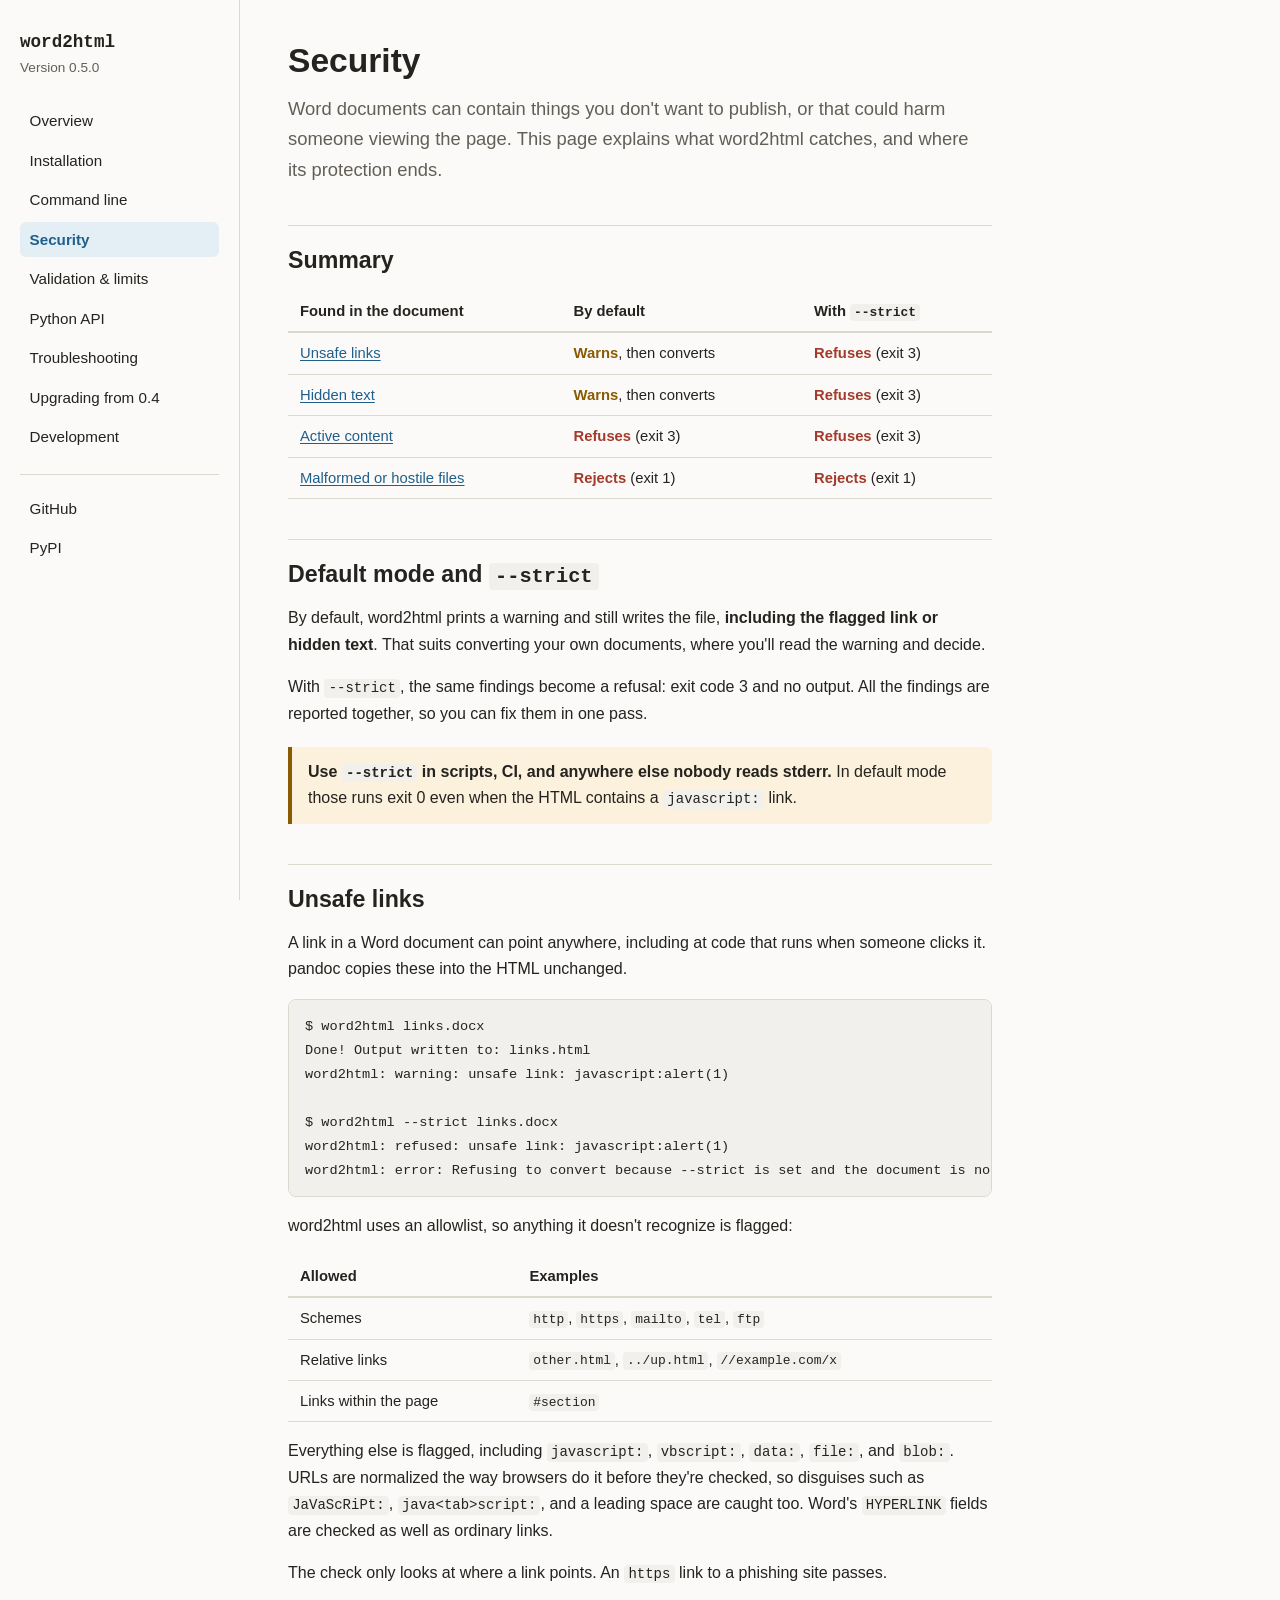
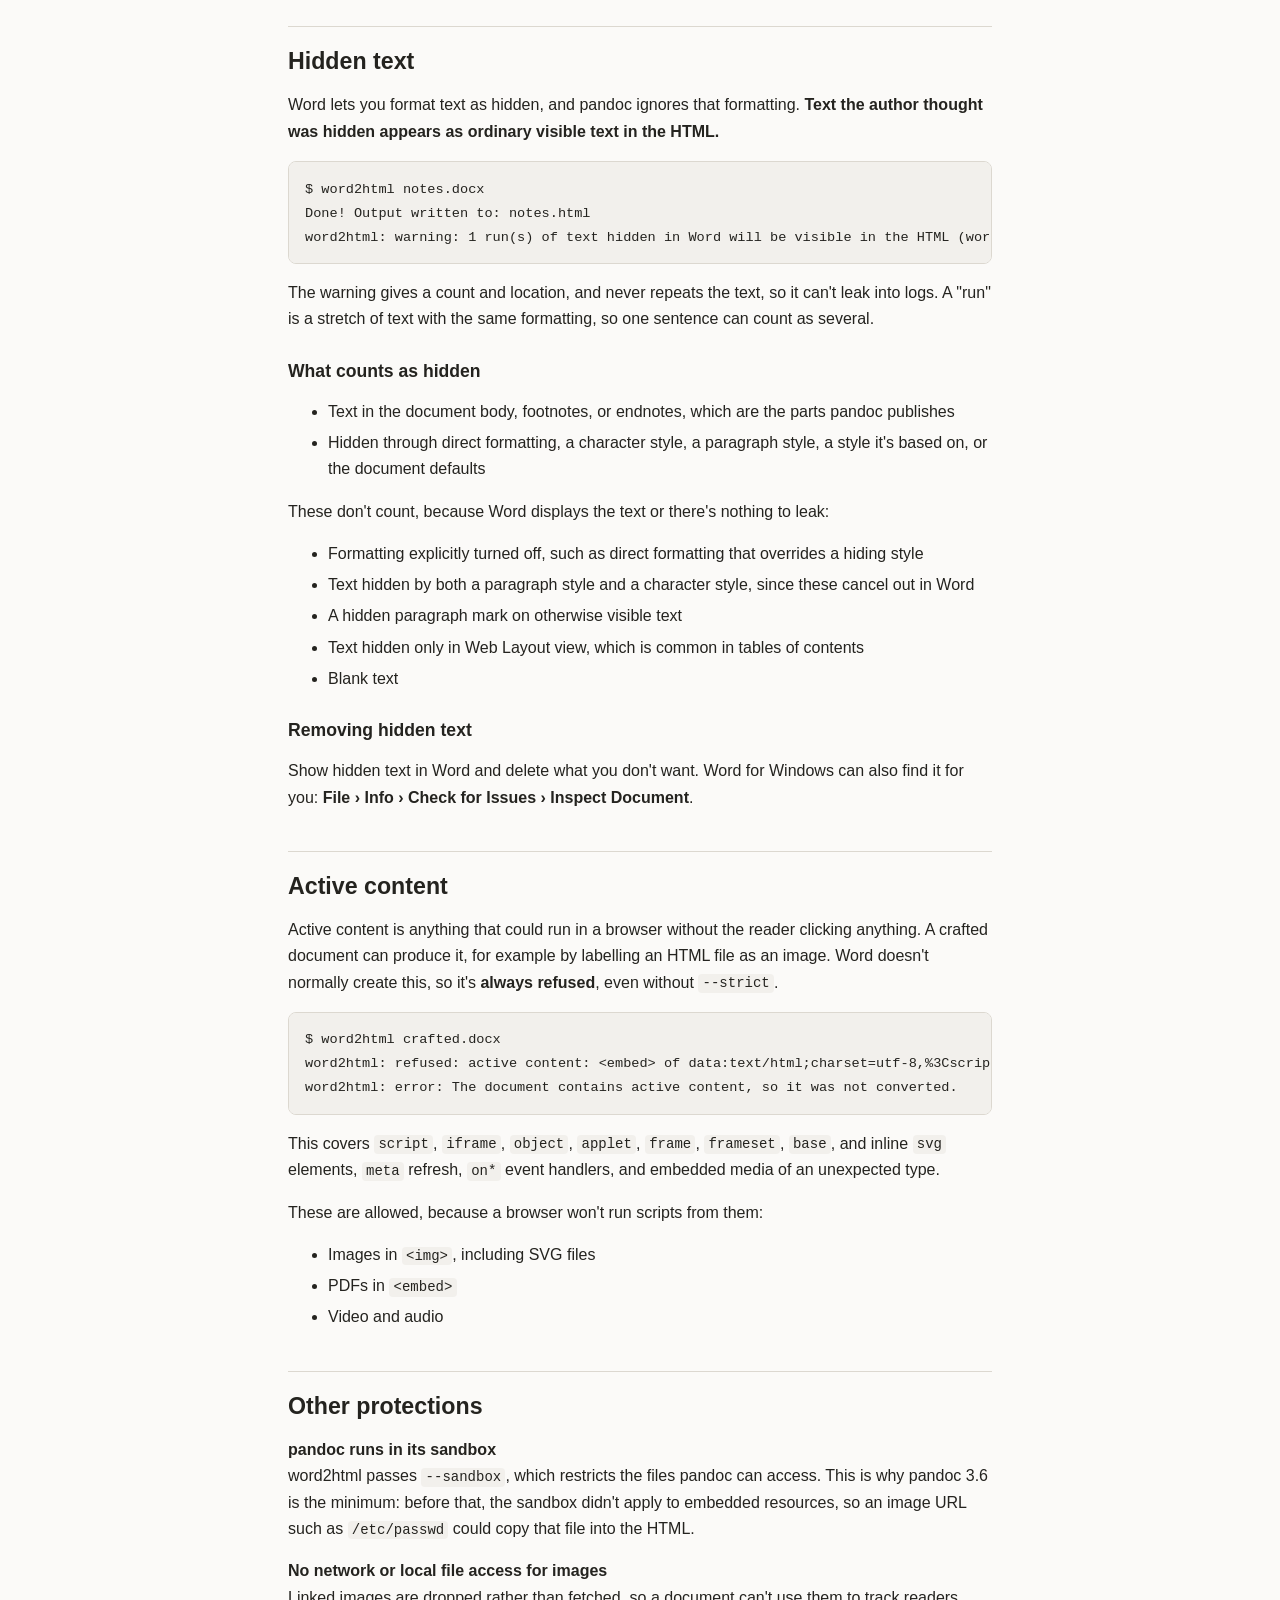
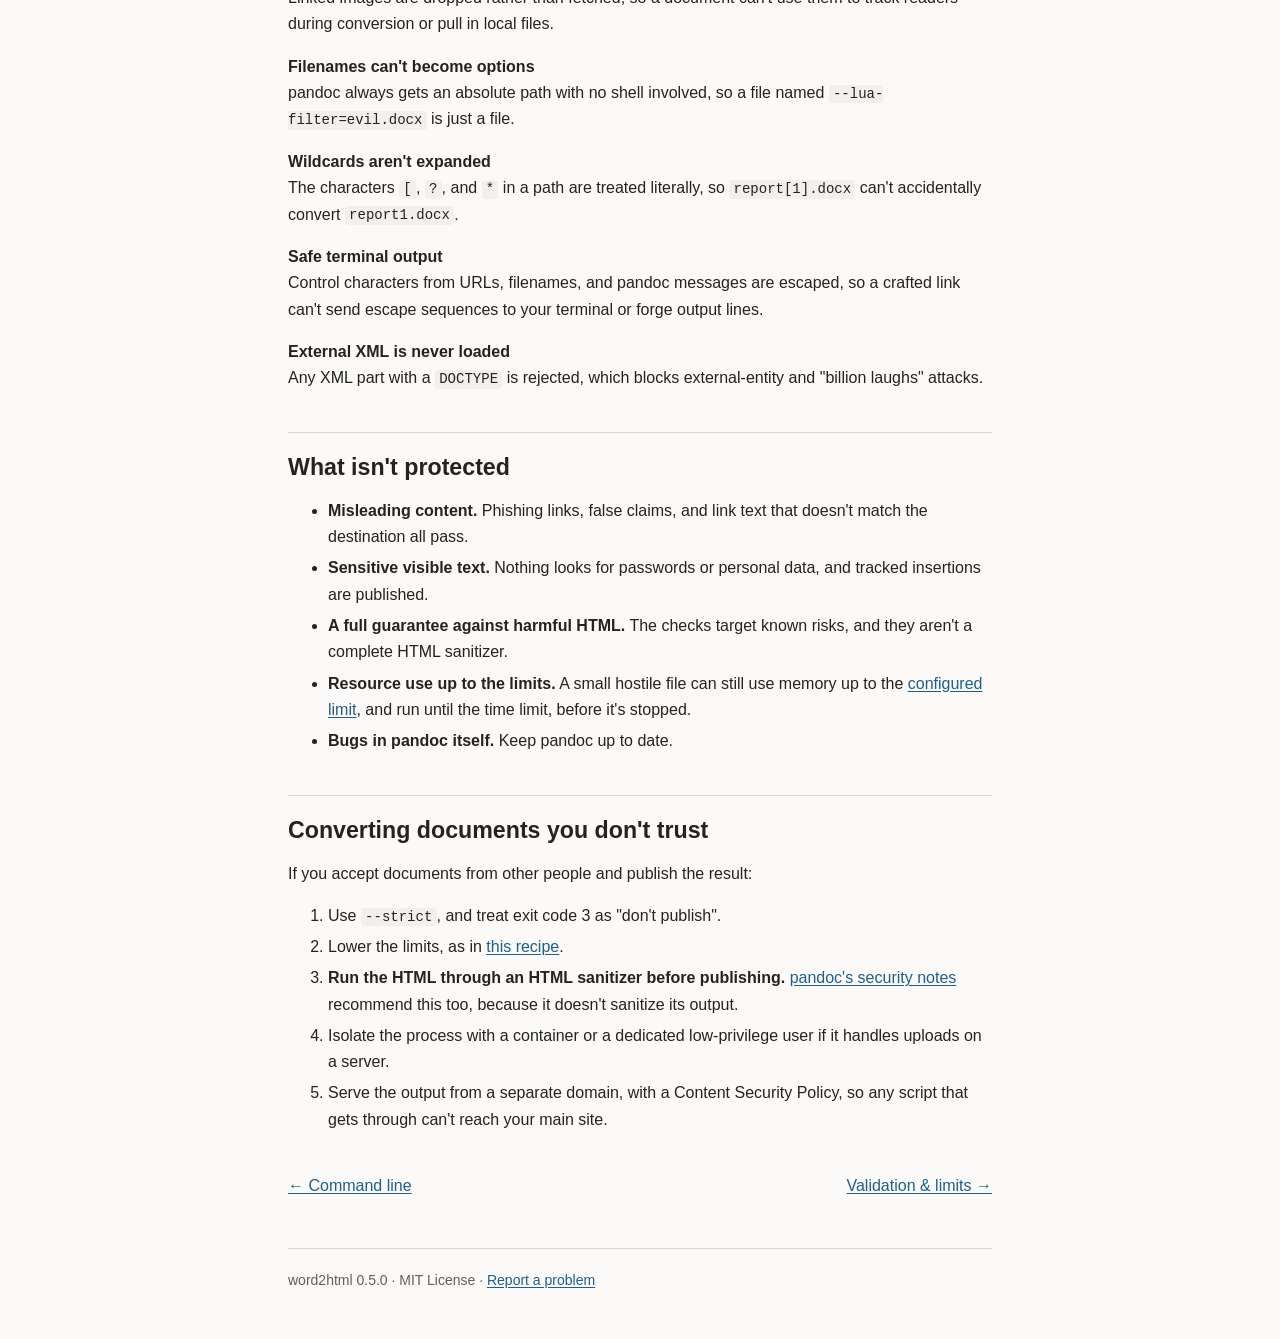
<file: docs/security.html>
<!doctype html>
<html lang="en">
<head>
  <meta charset="utf-8">
  <meta name="viewport" content="width=device-width, initial-scale=1">
  <title>Security | word2html</title>
  <meta name="description" content="How word2html handles unsafe links, hidden text and active content, what --strict does, and what isn't protected.">
  <link rel="stylesheet" href="assets/style.css">
</head>
<body>
<a class="skip-link" href="#content">Skip to content</a>
<div class="layout">
  <nav class="sidebar" aria-label="Documentation">
    <a class="brand" href="index.html">word2html</a>
    <span class="brand-version">Version 0.5.0</span>
    <ul>
      <li><a href="index.html">Overview</a></li>
      <li><a href="install.html">Installation</a></li>
      <li><a href="usage.html">Command line</a></li>
      <li><a href="security.html" aria-current="page">Security</a></li>
      <li><a href="limits.html">Validation &amp; limits</a></li>
      <li><a href="python-api.html">Python API</a></li>
      <li><a href="troubleshooting.html">Troubleshooting</a></li>
      <li><a href="upgrading.html">Upgrading from 0.4</a></li>
      <li><a href="development.html">Development</a></li>
    </ul>
    <ul class="external">
      <li><a href="https://github.com/bradmontgomery/word2html">GitHub</a></li>
      <li><a href="https://pypi.org/project/word2html/">PyPI</a></li>
    </ul>
  </nav>
  <main id="content">
<h1>Security</h1>
<p class="lede">Word documents can contain things you don't want to publish, or that could harm someone viewing the page. This page explains what word2html catches, and where its protection ends.</p>

<h2 id="summary">Summary</h2>
<div class="table-wrap"><table>
  <thead><tr><th>Found in the document</th><th>By default</th><th>With <code>--strict</code></th></tr></thead>
  <tbody>
    <tr><td><a href="#unsafe-links">Unsafe links</a></td><td><span class="tag-warn">Warns</span>, then converts</td><td><span class="tag-refuse">Refuses</span> (exit 3)</td></tr>
    <tr><td><a href="#hidden-text">Hidden text</a></td><td><span class="tag-warn">Warns</span>, then converts</td><td><span class="tag-refuse">Refuses</span> (exit 3)</td></tr>
    <tr><td><a href="#active-content">Active content</a></td><td><span class="tag-refuse">Refuses</span> (exit 3)</td><td><span class="tag-refuse">Refuses</span> (exit 3)</td></tr>
    <tr><td><a href="limits.html">Malformed or hostile files</a></td><td><span class="tag-refuse">Rejects</span> (exit 1)</td><td><span class="tag-refuse">Rejects</span> (exit 1)</td></tr>
  </tbody>
</table></div>

<h2 id="strict">Default mode and <code>--strict</code></h2>
<p>By default, word2html prints a warning and still writes the file, <strong>including the flagged link or hidden text</strong>. That suits converting your own documents, where you'll read the warning and decide.</p>
<p>With <code>--strict</code>, the same findings become a refusal: exit code 3 and no output. All the findings are reported together, so you can fix them in one pass.</p>
<div class="warning"><p><strong>Use <code>--strict</code> in scripts, CI, and anywhere else nobody reads stderr.</strong> In default mode those runs exit 0 even when the HTML contains a <code>javascript:</code> link.</p></div>

<h2 id="unsafe-links">Unsafe links</h2>
<p>A link in a Word document can point anywhere, including at code that runs when someone clicks it. pandoc copies these into the HTML unchanged.</p>
<pre><code>$ word2html links.docx
Done! Output written to: links.html
word2html: warning: unsafe link: javascript:alert(1)

$ word2html --strict links.docx
word2html: refused: unsafe link: javascript:alert(1)
word2html: error: Refusing to convert because --strict is set and the document is not clean.</code></pre>
<p>word2html uses an allowlist, so anything it doesn't recognize is flagged:</p>
<div class="table-wrap"><table>
  <thead><tr><th>Allowed</th><th>Examples</th></tr></thead>
  <tbody>
    <tr><td>Schemes</td><td><code>http</code>, <code>https</code>, <code>mailto</code>, <code>tel</code>, <code>ftp</code></td></tr>
    <tr><td>Relative links</td><td><code>other.html</code>, <code>../up.html</code>, <code>//example.com/x</code></td></tr>
    <tr><td>Links within the page</td><td><code>#section</code></td></tr>
  </tbody>
</table></div>
<p>Everything else is flagged, including <code>javascript:</code>, <code>vbscript:</code>, <code>data:</code>, <code>file:</code>, and <code>blob:</code>. URLs are normalized the way browsers do it before they're checked, so disguises such as <code>JaVaScRiPt:</code>, <code>java&lt;tab&gt;script:</code>, and a leading space are caught too. Word's <code>HYPERLINK</code> fields are checked as well as ordinary links.</p>
<p>The check only looks at where a link points. An <code>https</code> link to a phishing site passes.</p>

<h2 id="hidden-text">Hidden text</h2>
<p>Word lets you format text as hidden, and pandoc ignores that formatting. <strong>Text the author thought was hidden appears as ordinary visible text in the HTML.</strong></p>
<pre><code>$ word2html notes.docx
Done! Output written to: notes.html
word2html: warning: 1 run(s) of text hidden in Word will be visible in the HTML (word/document.xml)</code></pre>
<p>The warning gives a count and location, and never repeats the text, so it can't leak into logs. A "run" is a stretch of text with the same formatting, so one sentence can count as several.</p>

<h3 id="hidden-detection">What counts as hidden</h3>
<ul>
  <li>Text in the document body, footnotes, or endnotes, which are the parts pandoc publishes</li>
  <li>Hidden through direct formatting, a character style, a paragraph style, a style it's based on, or the document defaults</li>
</ul>
<p>These don't count, because Word displays the text or there's nothing to leak:</p>
<ul>
  <li>Formatting explicitly turned off, such as direct formatting that overrides a hiding style</li>
  <li>Text hidden by both a paragraph style and a character style, since these cancel out in Word</li>
  <li>A hidden paragraph mark on otherwise visible text</li>
  <li>Text hidden only in Web Layout view, which is common in tables of contents</li>
  <li>Blank text</li>
</ul>

<h3 id="hidden-fix">Removing hidden text</h3>
<p>Show hidden text in Word and delete what you don't want. Word for Windows can also find it for you: <strong>File › Info › Check for Issues › Inspect Document</strong>.</p>

<h2 id="active-content">Active content</h2>
<p>Active content is anything that could run in a browser without the reader clicking anything. A crafted document can produce it, for example by labelling an HTML file as an image. Word doesn't normally create this, so it's <strong>always refused</strong>, even without <code>--strict</code>.</p>
<pre><code>$ word2html crafted.docx
word2html: refused: active content: &lt;embed&gt; of data:text/html;charset=utf-8,%3Cscript%3Ealert%281%29%3C%2Fscript%3E
word2html: error: The document contains active content, so it was not converted.</code></pre>
<p>This covers <code>script</code>, <code>iframe</code>, <code>object</code>, <code>applet</code>, <code>frame</code>, <code>frameset</code>, <code>base</code>, and inline <code>svg</code> elements, <code>meta</code> refresh, <code>on*</code> event handlers, and embedded media of an unexpected type.</p>
<p>These are allowed, because a browser won't run scripts from them:</p>
<ul>
  <li>Images in <code>&lt;img&gt;</code>, including SVG files</li>
  <li>PDFs in <code>&lt;embed&gt;</code></li>
  <li>Video and audio</li>
</ul>

<h2 id="built-in">Other protections</h2>
<dl>
  <dt>pandoc runs in its sandbox</dt>
  <dd>word2html passes <code>--sandbox</code>, which restricts the files pandoc can access. This is why pandoc 3.6 is the minimum: before that, the sandbox didn't apply to embedded resources, so an image URL such as <code>/etc/passwd</code> could copy that file into the HTML.</dd>
  <dt>No network or local file access for images</dt>
  <dd>Linked images are dropped rather than fetched, so a document can't use them to track readers during conversion or pull in local files.</dd>
  <dt>Filenames can't become options</dt>
  <dd>pandoc always gets an absolute path with no shell involved, so a file named <code>--lua-filter=evil.docx</code> is just a file.</dd>
  <dt>Wildcards aren't expanded</dt>
  <dd>The characters <code>[</code>, <code>?</code>, and <code>*</code> in a path are treated literally, so <code>report[1].docx</code> can't accidentally convert <code>report1.docx</code>.</dd>
  <dt>Safe terminal output</dt>
  <dd>Control characters from URLs, filenames, and pandoc messages are escaped, so a crafted link can't send escape sequences to your terminal or forge output lines.</dd>
  <dt>External XML is never loaded</dt>
  <dd>Any XML part with a <code>DOCTYPE</code> is rejected, which blocks external-entity and "billion laughs" attacks.</dd>
</dl>

<h2 id="not-protected">What isn't protected</h2>
<ul>
  <li><strong>Misleading content.</strong> Phishing links, false claims, and link text that doesn't match the destination all pass.</li>
  <li><strong>Sensitive visible text.</strong> Nothing looks for passwords or personal data, and tracked insertions are published.</li>
  <li><strong>A full guarantee against harmful HTML.</strong> The checks target known risks, and they aren't a complete HTML sanitizer.</li>
  <li><strong>Resource use up to the limits.</strong> A small hostile file can still use memory up to the <a href="limits.html#limits">configured limit</a>, and run until the time limit, before it's stopped.</li>
  <li><strong>Bugs in pandoc itself.</strong> Keep pandoc up to date.</li>
</ul>

<h2 id="untrusted">Converting documents you don't trust</h2>
<p>If you accept documents from other people and publish the result:</p>
<ol>
  <li>Use <code>--strict</code>, and treat exit code 3 as "don't publish".</li>
  <li>Lower the limits, as in <a href="usage.html#recipe-untrusted">this recipe</a>.</li>
  <li><strong>Run the HTML through an HTML sanitizer before publishing.</strong> <a href="https://pandoc.org/MANUAL.html#a-note-on-security">pandoc's security notes</a> recommend this too, because it doesn't sanitize its output.</li>
  <li>Isolate the process with a container or a dedicated low-privilege user if it handles uploads on a server.</li>
  <li>Serve the output from a separate domain, with a Content Security Policy, so any script that gets through can't reach your main site.</li>
</ol>
    <nav class="pager" aria-label="Next and previous pages">
      <a href="usage.html" rel="prev">← Command line</a>
      <a href="limits.html" rel="next">Validation &amp; limits →</a>
    </nav>
    <footer>word2html 0.5.0 · MIT License · <a href="https://github.com/bradmontgomery/word2html/issues">Report a problem</a></footer>
  </main>
</div>
</body>
</html>
</file>
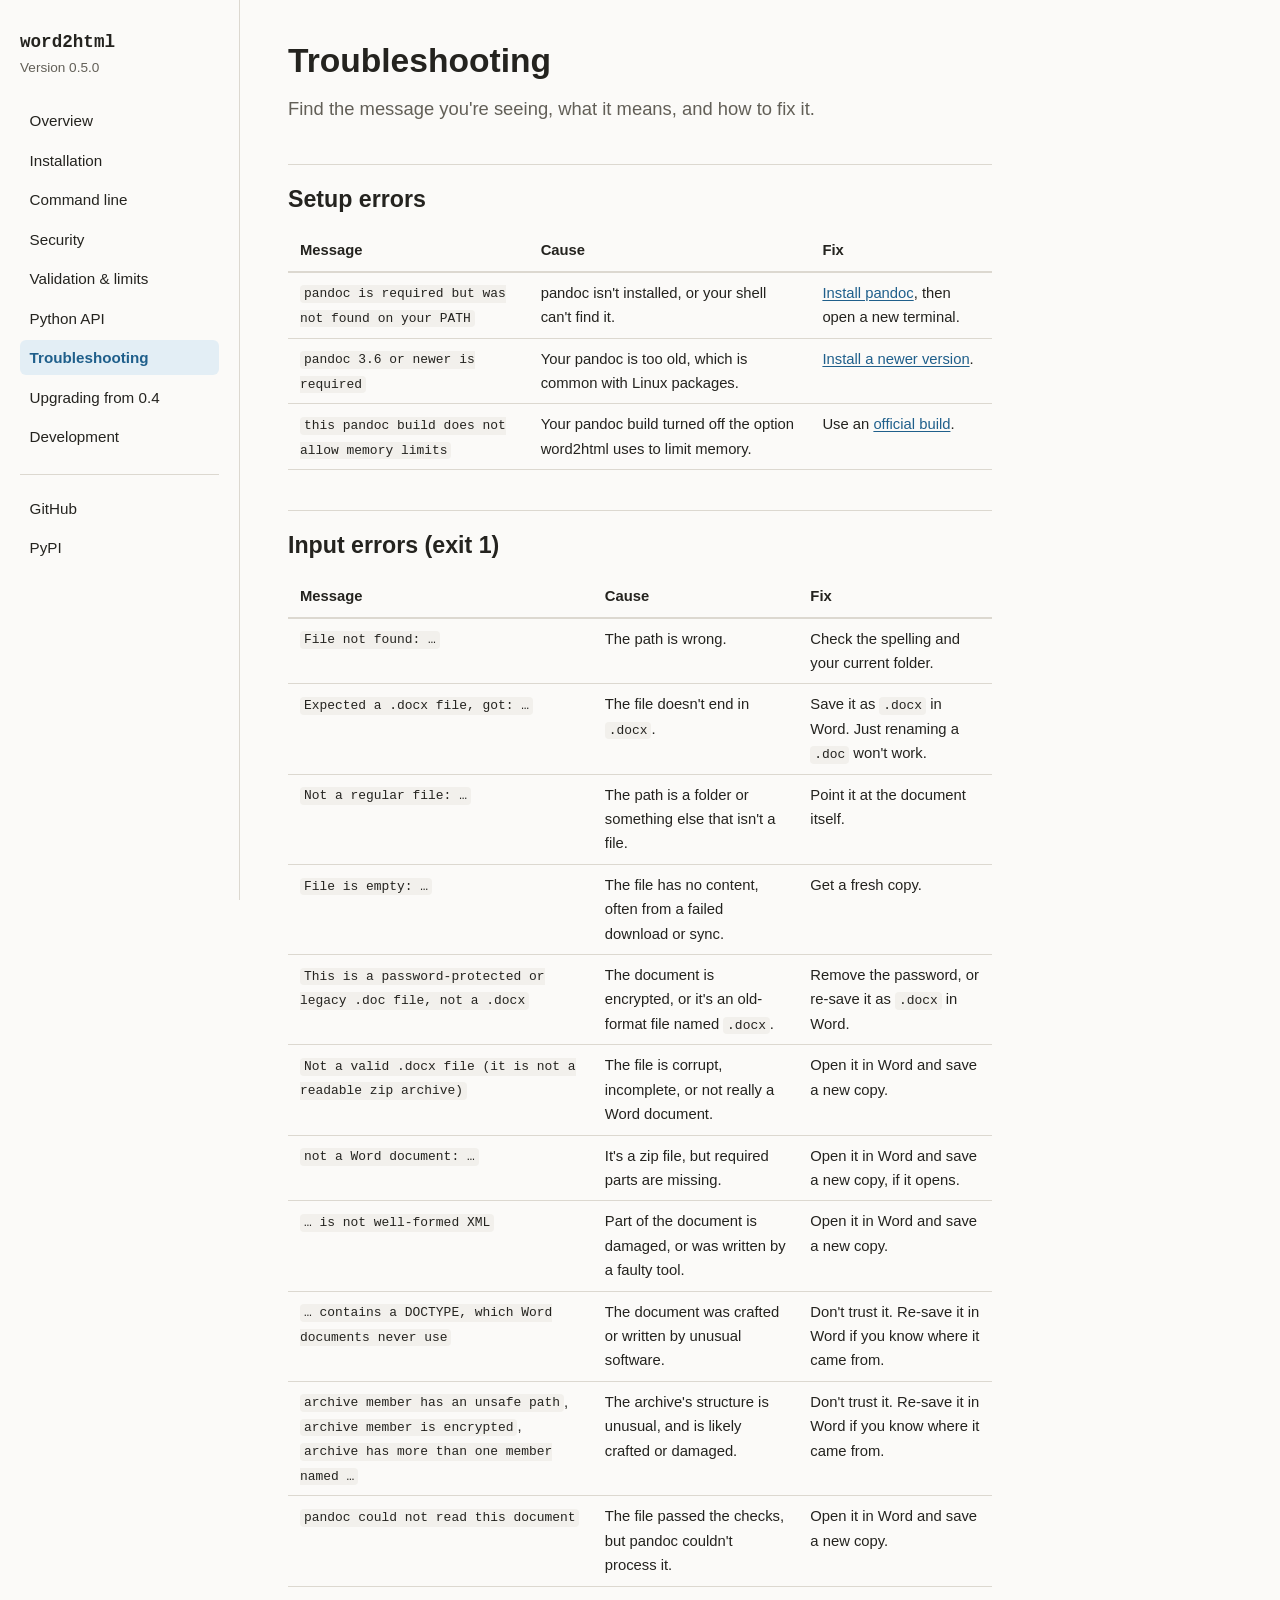
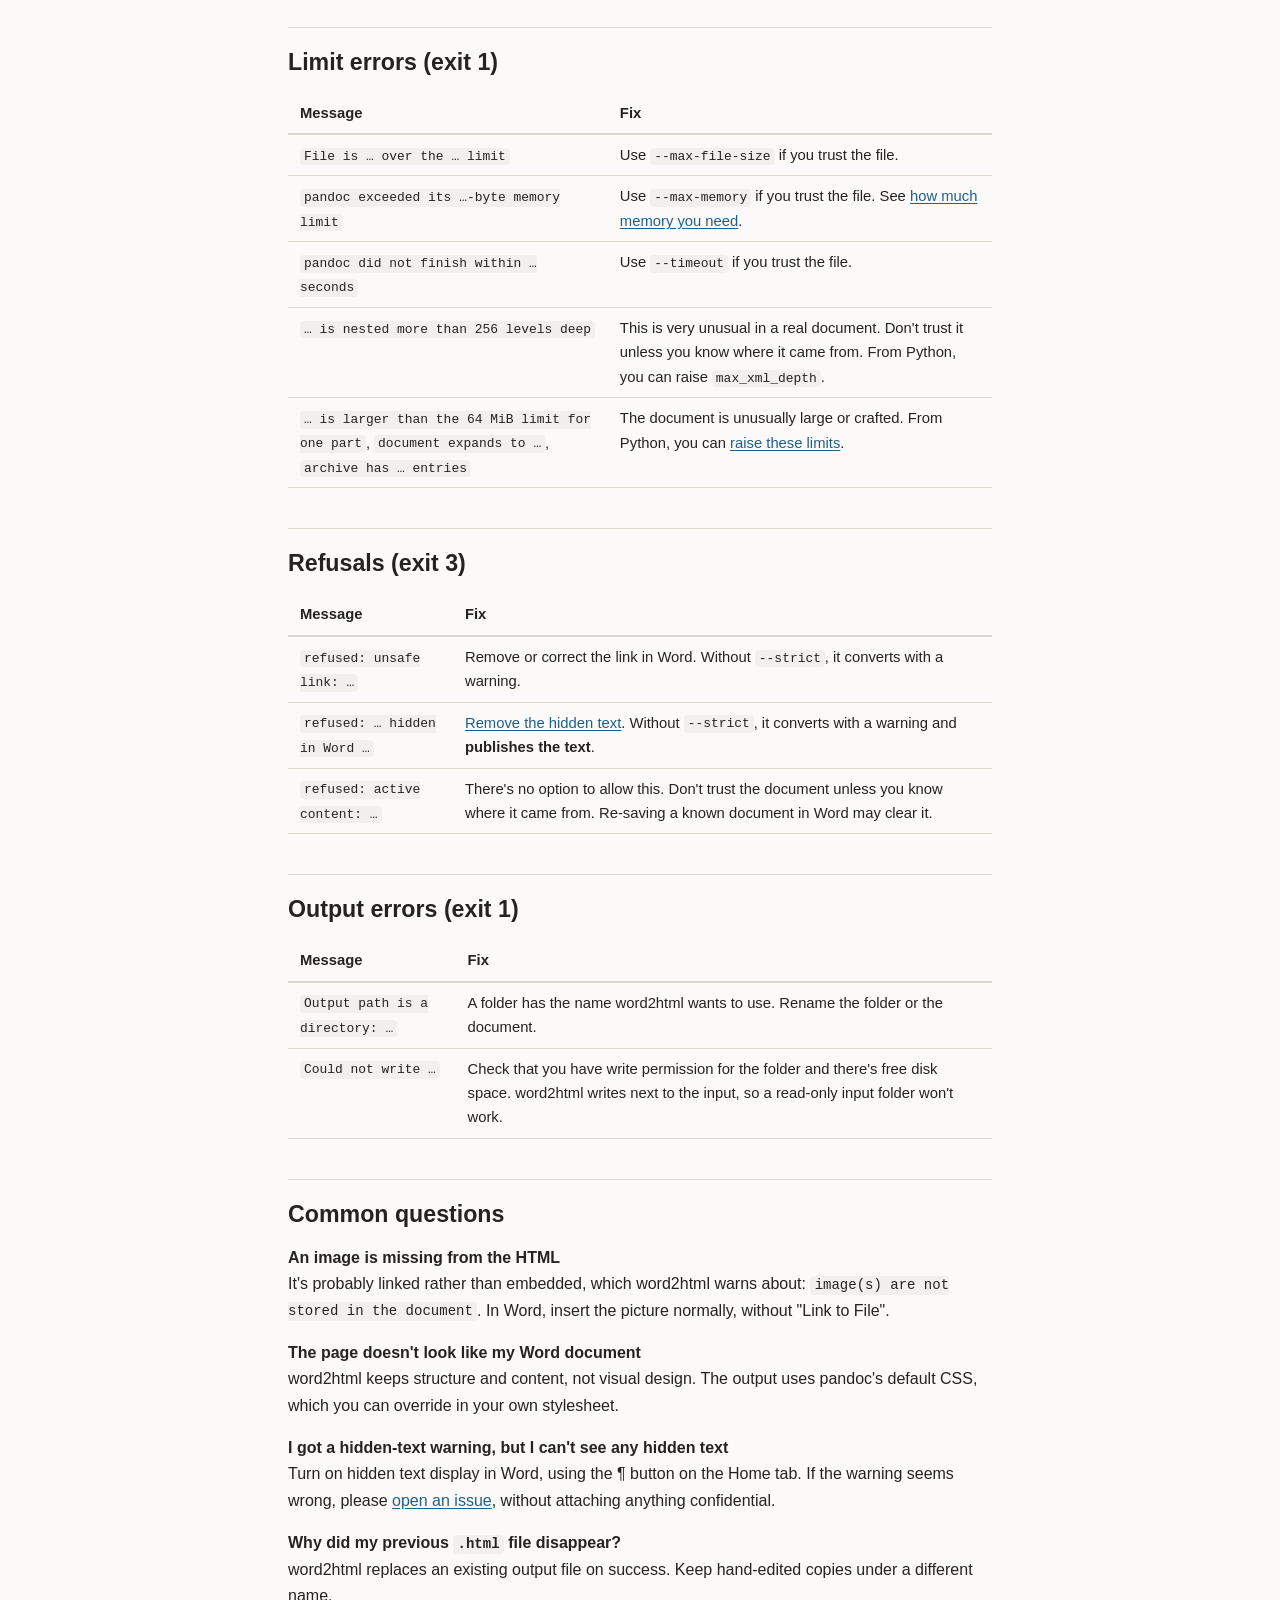
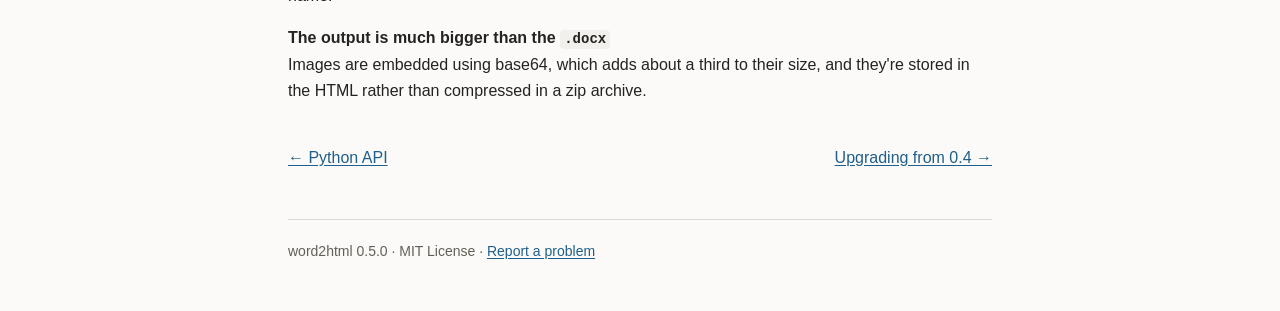
<file: docs/troubleshooting.html>
<!doctype html>
<html lang="en">
<head>
  <meta charset="utf-8">
  <meta name="viewport" content="width=device-width, initial-scale=1">
  <title>Troubleshooting | word2html</title>
  <meta name="description" content="What word2html error messages mean and how to fix them.">
  <link rel="stylesheet" href="assets/style.css">
</head>
<body>
<a class="skip-link" href="#content">Skip to content</a>
<div class="layout">
  <nav class="sidebar" aria-label="Documentation">
    <a class="brand" href="index.html">word2html</a>
    <span class="brand-version">Version 0.5.0</span>
    <ul>
      <li><a href="index.html">Overview</a></li>
      <li><a href="install.html">Installation</a></li>
      <li><a href="usage.html">Command line</a></li>
      <li><a href="security.html">Security</a></li>
      <li><a href="limits.html">Validation &amp; limits</a></li>
      <li><a href="python-api.html">Python API</a></li>
      <li><a href="troubleshooting.html" aria-current="page">Troubleshooting</a></li>
      <li><a href="upgrading.html">Upgrading from 0.4</a></li>
      <li><a href="development.html">Development</a></li>
    </ul>
    <ul class="external">
      <li><a href="https://github.com/bradmontgomery/word2html">GitHub</a></li>
      <li><a href="https://pypi.org/project/word2html/">PyPI</a></li>
    </ul>
  </nav>
  <main id="content">
<h1>Troubleshooting</h1>
<p class="lede">Find the message you're seeing, what it means, and how to fix it.</p>

<h2 id="setup">Setup errors</h2>
<div class="table-wrap"><table>
  <thead><tr><th>Message</th><th>Cause</th><th>Fix</th></tr></thead>
  <tbody>
    <tr><td><code>pandoc is required but was not found on your PATH</code></td><td>pandoc isn't installed, or your shell can't find it.</td><td><a href="install.html#pandoc">Install pandoc</a>, then open a new terminal.</td></tr>
    <tr><td><code>pandoc 3.6 or newer is required</code></td><td>Your pandoc is too old, which is common with Linux packages.</td><td><a href="install.html#linux-versions">Install a newer version</a>.</td></tr>
    <tr><td><code>this pandoc build does not allow memory limits</code></td><td>Your pandoc build turned off the option word2html uses to limit memory.</td><td>Use an <a href="https://pandoc.org/installing.html">official build</a>.</td></tr>
  </tbody>
</table></div>

<h2 id="input">Input errors (exit 1)</h2>
<div class="table-wrap"><table>
  <thead><tr><th>Message</th><th>Cause</th><th>Fix</th></tr></thead>
  <tbody>
    <tr><td><code>File not found: …</code></td><td>The path is wrong.</td><td>Check the spelling and your current folder.</td></tr>
    <tr><td><code>Expected a .docx file, got: …</code></td><td>The file doesn't end in <code>.docx</code>.</td><td>Save it as <code>.docx</code> in Word. Just renaming a <code>.doc</code> won't work.</td></tr>
    <tr><td><code>Not a regular file: …</code></td><td>The path is a folder or something else that isn't a file.</td><td>Point it at the document itself.</td></tr>
    <tr><td><code>File is empty: …</code></td><td>The file has no content, often from a failed download or sync.</td><td>Get a fresh copy.</td></tr>
    <tr><td><code>This is a password-protected or legacy .doc file, not a .docx</code></td><td>The document is encrypted, or it's an old-format file named <code>.docx</code>.</td><td>Remove the password, or re-save it as <code>.docx</code> in Word.</td></tr>
    <tr><td><code>Not a valid .docx file (it is not a readable zip archive)</code></td><td>The file is corrupt, incomplete, or not really a Word document.</td><td>Open it in Word and save a new copy.</td></tr>
    <tr><td><code>not a Word document: …</code></td><td>It's a zip file, but required parts are missing.</td><td>Open it in Word and save a new copy, if it opens.</td></tr>
    <tr><td><code>… is not well-formed XML</code></td><td>Part of the document is damaged, or was written by a faulty tool.</td><td>Open it in Word and save a new copy.</td></tr>
    <tr><td><code>… contains a DOCTYPE, which Word documents never use</code></td><td>The document was crafted or written by unusual software.</td><td>Don't trust it. Re-save it in Word if you know where it came from.</td></tr>
    <tr><td><code>archive member has an unsafe path</code>, <code>archive member is encrypted</code>, <code>archive has more than one member named …</code></td><td>The archive's structure is unusual, and is likely crafted or damaged.</td><td>Don't trust it. Re-save it in Word if you know where it came from.</td></tr>
    <tr><td><code>pandoc could not read this document</code></td><td>The file passed the checks, but pandoc couldn't process it.</td><td>Open it in Word and save a new copy.</td></tr>
  </tbody>
</table></div>

<h2 id="limits">Limit errors (exit 1)</h2>
<div class="table-wrap"><table>
  <thead><tr><th>Message</th><th>Fix</th></tr></thead>
  <tbody>
    <tr><td><code>File is … over the … limit</code></td><td>Use <code>--max-file-size</code> if you trust the file.</td></tr>
    <tr><td><code>pandoc exceeded its …-byte memory limit</code></td><td>Use <code>--max-memory</code> if you trust the file. See <a href="limits.html#memory">how much memory you need</a>.</td></tr>
    <tr><td><code>pandoc did not finish within … seconds</code></td><td>Use <code>--timeout</code> if you trust the file.</td></tr>
    <tr><td><code>… is nested more than 256 levels deep</code></td><td>This is very unusual in a real document. Don't trust it unless you know where it came from. From Python, you can raise <code>max_xml_depth</code>.</td></tr>
    <tr><td><code>… is larger than the 64 MiB limit for one part</code>, <code>document expands to …</code>, <code>archive has … entries</code></td><td>The document is unusually large or crafted. From Python, you can <a href="python-api.html#limits">raise these limits</a>.</td></tr>
  </tbody>
</table></div>

<h2 id="refused">Refusals (exit 3)</h2>
<div class="table-wrap"><table>
  <thead><tr><th>Message</th><th>Fix</th></tr></thead>
  <tbody>
    <tr><td><code>refused: unsafe link: …</code></td><td>Remove or correct the link in Word. Without <code>--strict</code>, it converts with a warning.</td></tr>
    <tr><td><code>refused: … hidden in Word …</code></td><td><a href="security.html#hidden-fix">Remove the hidden text</a>. Without <code>--strict</code>, it converts with a warning and <strong>publishes the text</strong>.</td></tr>
    <tr><td><code>refused: active content: …</code></td><td>There's no option to allow this. Don't trust the document unless you know where it came from. Re-saving a known document in Word may clear it.</td></tr>
  </tbody>
</table></div>

<h2 id="output">Output errors (exit 1)</h2>
<div class="table-wrap"><table>
  <thead><tr><th>Message</th><th>Fix</th></tr></thead>
  <tbody>
    <tr><td><code>Output path is a directory: …</code></td><td>A folder has the name word2html wants to use. Rename the folder or the document.</td></tr>
    <tr><td><code>Could not write …</code></td><td>Check that you have write permission for the folder and there's free disk space. word2html writes next to the input, so a read-only input folder won't work.</td></tr>
  </tbody>
</table></div>

<h2 id="questions">Common questions</h2>
<dl>
  <dt>An image is missing from the HTML</dt>
  <dd>It's probably linked rather than embedded, which word2html warns about: <code>image(s) are not stored in the document</code>. In Word, insert the picture normally, without "Link to File".</dd>
  <dt>The page doesn't look like my Word document</dt>
  <dd>word2html keeps structure and content, not visual design. The output uses pandoc's default CSS, which you can override in your own stylesheet.</dd>
  <dt>I got a hidden-text warning, but I can't see any hidden text</dt>
  <dd>Turn on hidden text display in Word, using the ¶ button on the Home tab. If the warning seems wrong, please <a href="https://github.com/bradmontgomery/word2html/issues">open an issue</a>, without attaching anything confidential.</dd>
  <dt>Why did my previous <code>.html</code> file disappear?</dt>
  <dd>word2html replaces an existing output file on success. Keep hand-edited copies under a different name.</dd>
  <dt>The output is much bigger than the <code>.docx</code></dt>
  <dd>Images are embedded using base64, which adds about a third to their size, and they're stored in the HTML rather than compressed in a zip archive.</dd>
</dl>
    <nav class="pager" aria-label="Next and previous pages">
      <a href="python-api.html" rel="prev">← Python API</a>
      <a href="upgrading.html" rel="next">Upgrading from 0.4 →</a>
    </nav>
    <footer>word2html 0.5.0 · MIT License · <a href="https://github.com/bradmontgomery/word2html/issues">Report a problem</a></footer>
  </main>
</div>
</body>
</html>
</file>
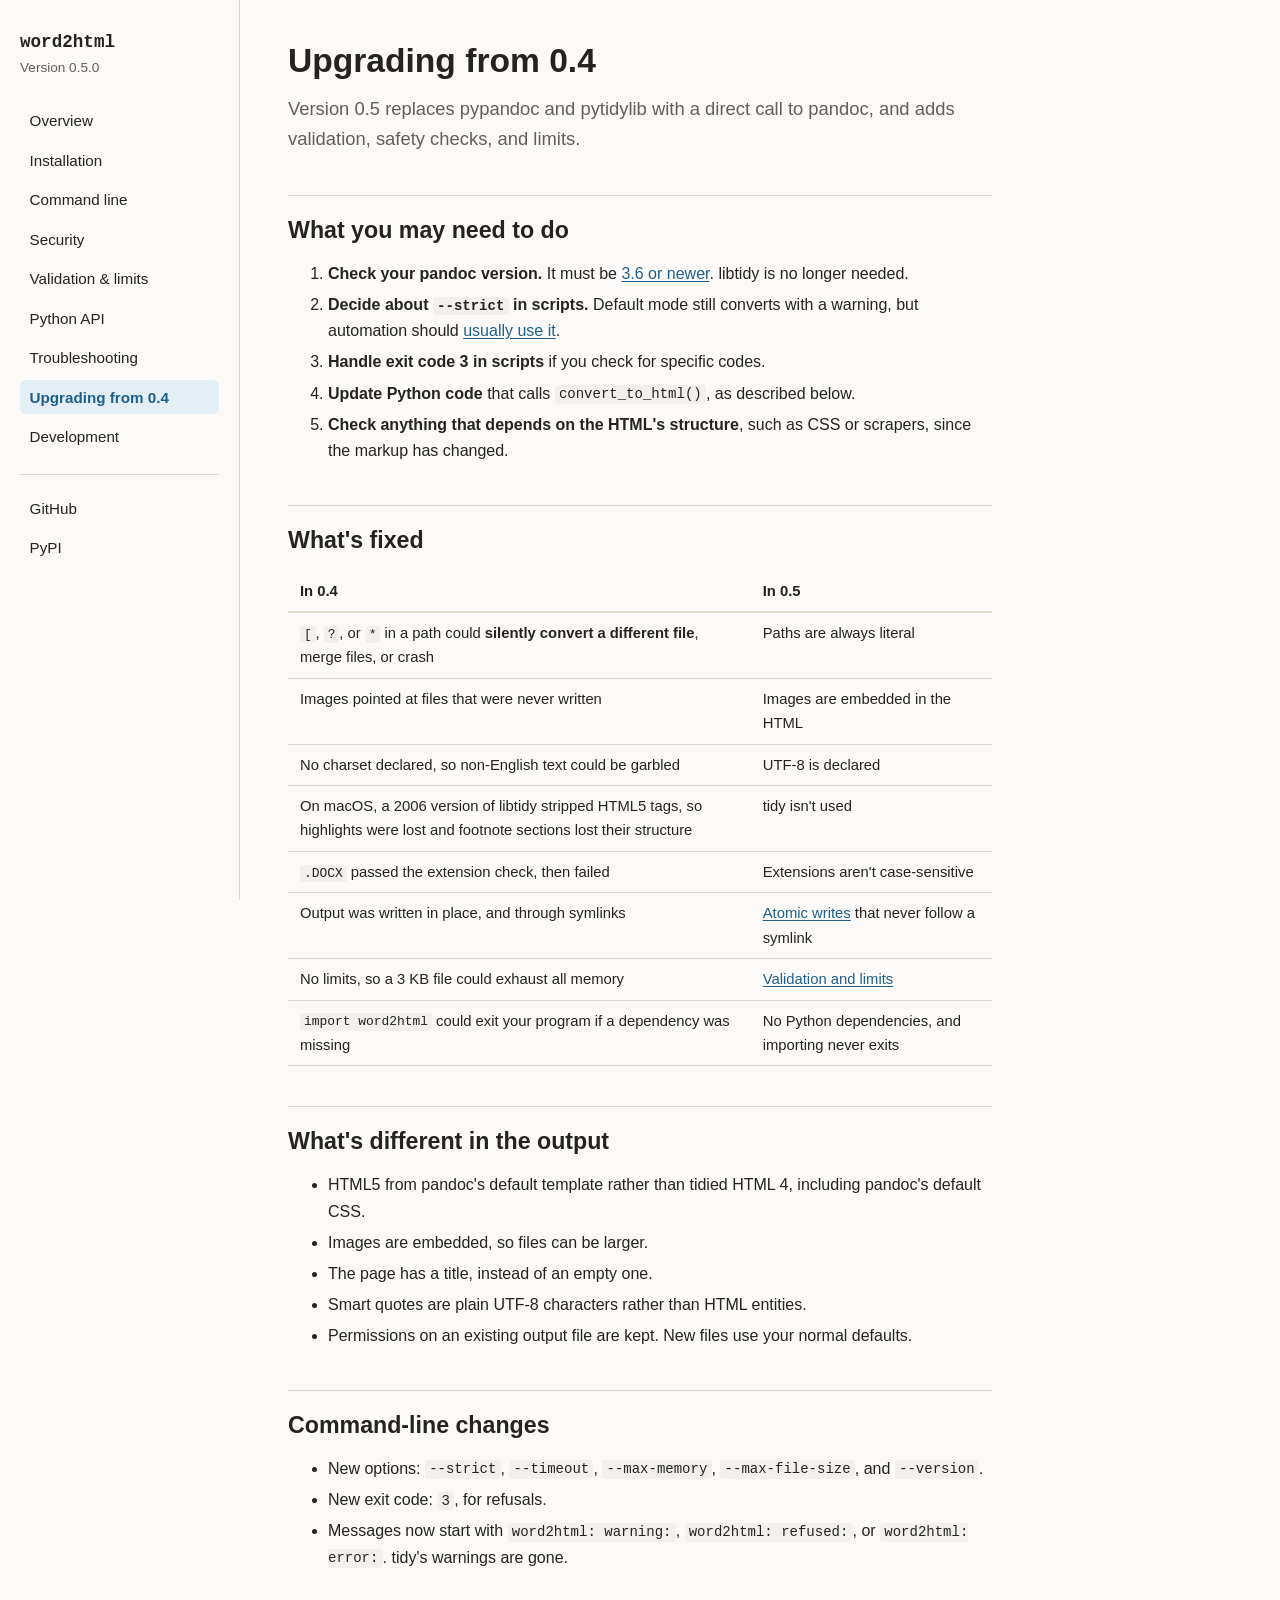
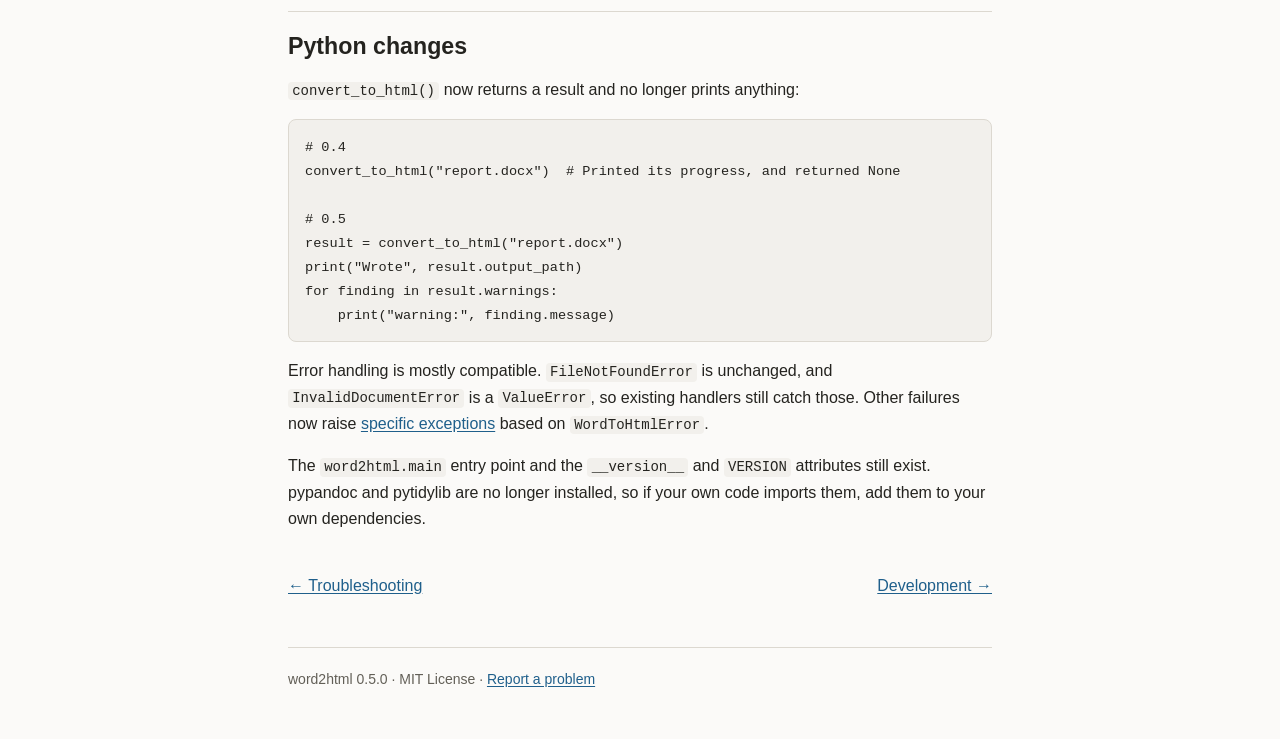
<file: docs/upgrading.html>
<!doctype html>
<html lang="en">
<head>
  <meta charset="utf-8">
  <meta name="viewport" content="width=device-width, initial-scale=1">
  <title>Upgrading from 0.4 | word2html</title>
  <meta name="description" content="What changed in word2html 0.5 and what to update when upgrading from 0.4.">
  <link rel="stylesheet" href="assets/style.css">
</head>
<body>
<a class="skip-link" href="#content">Skip to content</a>
<div class="layout">
  <nav class="sidebar" aria-label="Documentation">
    <a class="brand" href="index.html">word2html</a>
    <span class="brand-version">Version 0.5.0</span>
    <ul>
      <li><a href="index.html">Overview</a></li>
      <li><a href="install.html">Installation</a></li>
      <li><a href="usage.html">Command line</a></li>
      <li><a href="security.html">Security</a></li>
      <li><a href="limits.html">Validation &amp; limits</a></li>
      <li><a href="python-api.html">Python API</a></li>
      <li><a href="troubleshooting.html">Troubleshooting</a></li>
      <li><a href="upgrading.html" aria-current="page">Upgrading from 0.4</a></li>
      <li><a href="development.html">Development</a></li>
    </ul>
    <ul class="external">
      <li><a href="https://github.com/bradmontgomery/word2html">GitHub</a></li>
      <li><a href="https://pypi.org/project/word2html/">PyPI</a></li>
    </ul>
  </nav>
  <main id="content">
<h1>Upgrading from 0.4</h1>
<p class="lede">Version 0.5 replaces pypandoc and pytidylib with a direct call to pandoc, and adds validation, safety checks, and limits.</p>

<h2 id="do">What you may need to do</h2>
<ol>
  <li><strong>Check your pandoc version.</strong> It must be <a href="install.html#pandoc">3.6 or newer</a>. libtidy is no longer needed.</li>
  <li><strong>Decide about <code>--strict</code> in scripts.</strong> Default mode still converts with a warning, but automation should <a href="security.html#strict">usually use it</a>.</li>
  <li><strong>Handle exit code 3 in scripts</strong> if you check for specific codes.</li>
  <li><strong>Update Python code</strong> that calls <code>convert_to_html()</code>, as described below.</li>
  <li><strong>Check anything that depends on the HTML's structure</strong>, such as CSS or scrapers, since the markup has changed.</li>
</ol>

<h2 id="fixed">What's fixed</h2>
<div class="table-wrap"><table>
  <thead><tr><th>In 0.4</th><th>In 0.5</th></tr></thead>
  <tbody>
    <tr><td><code>[</code>, <code>?</code>, or <code>*</code> in a path could <strong>silently convert a different file</strong>, merge files, or crash</td><td>Paths are always literal</td></tr>
    <tr><td>Images pointed at files that were never written</td><td>Images are embedded in the HTML</td></tr>
    <tr><td>No charset declared, so non-English text could be garbled</td><td>UTF-8 is declared</td></tr>
    <tr><td>On macOS, a 2006 version of libtidy stripped HTML5 tags, so highlights were lost and footnote sections lost their structure</td><td>tidy isn't used</td></tr>
    <tr><td><code>.DOCX</code> passed the extension check, then failed</td><td>Extensions aren't case-sensitive</td></tr>
    <tr><td>Output was written in place, and through symlinks</td><td><a href="usage.html#output">Atomic writes</a> that never follow a symlink</td></tr>
    <tr><td>No limits, so a 3 KB file could exhaust all memory</td><td><a href="limits.html">Validation and limits</a></td></tr>
    <tr><td><code>import word2html</code> could exit your program if a dependency was missing</td><td>No Python dependencies, and importing never exits</td></tr>
  </tbody>
</table></div>

<h2 id="output">What's different in the output</h2>
<ul>
  <li>HTML5 from pandoc's default template rather than tidied HTML 4, including pandoc's default CSS.</li>
  <li>Images are embedded, so files can be larger.</li>
  <li>The page has a title, instead of an empty one.</li>
  <li>Smart quotes are plain UTF-8 characters rather than HTML entities.</li>
  <li>Permissions on an existing output file are kept. New files use your normal defaults.</li>
</ul>

<h2 id="cli">Command-line changes</h2>
<ul>
  <li>New options: <code>--strict</code>, <code>--timeout</code>, <code>--max-memory</code>, <code>--max-file-size</code>, and <code>--version</code>.</li>
  <li>New exit code: <code>3</code>, for refusals.</li>
  <li>Messages now start with <code>word2html: warning:</code>, <code>word2html: refused:</code>, or <code>word2html: error:</code>. tidy's warnings are gone.</li>
</ul>

<h2 id="python">Python changes</h2>
<p><code>convert_to_html()</code> now returns a result and no longer prints anything:</p>
<pre><code># 0.4
convert_to_html("report.docx")  # Printed its progress, and returned None

# 0.5
result = convert_to_html("report.docx")
print("Wrote", result.output_path)
for finding in result.warnings:
    print("warning:", finding.message)</code></pre>
<p>Error handling is mostly compatible. <code>FileNotFoundError</code> is unchanged, and <code>InvalidDocumentError</code> is a <code>ValueError</code>, so existing handlers still catch those. Other failures now raise <a href="python-api.html#exceptions">specific exceptions</a> based on <code>WordToHtmlError</code>.</p>
<p>The <code>word2html.main</code> entry point and the <code>__version__</code> and <code>VERSION</code> attributes still exist. pypandoc and pytidylib are no longer installed, so if your own code imports them, add them to your own dependencies.</p>
    <nav class="pager" aria-label="Next and previous pages">
      <a href="troubleshooting.html" rel="prev">← Troubleshooting</a>
      <a href="development.html" rel="next">Development →</a>
    </nav>
    <footer>word2html 0.5.0 · MIT License · <a href="https://github.com/bradmontgomery/word2html/issues">Report a problem</a></footer>
  </main>
</div>
</body>
</html>
</file>
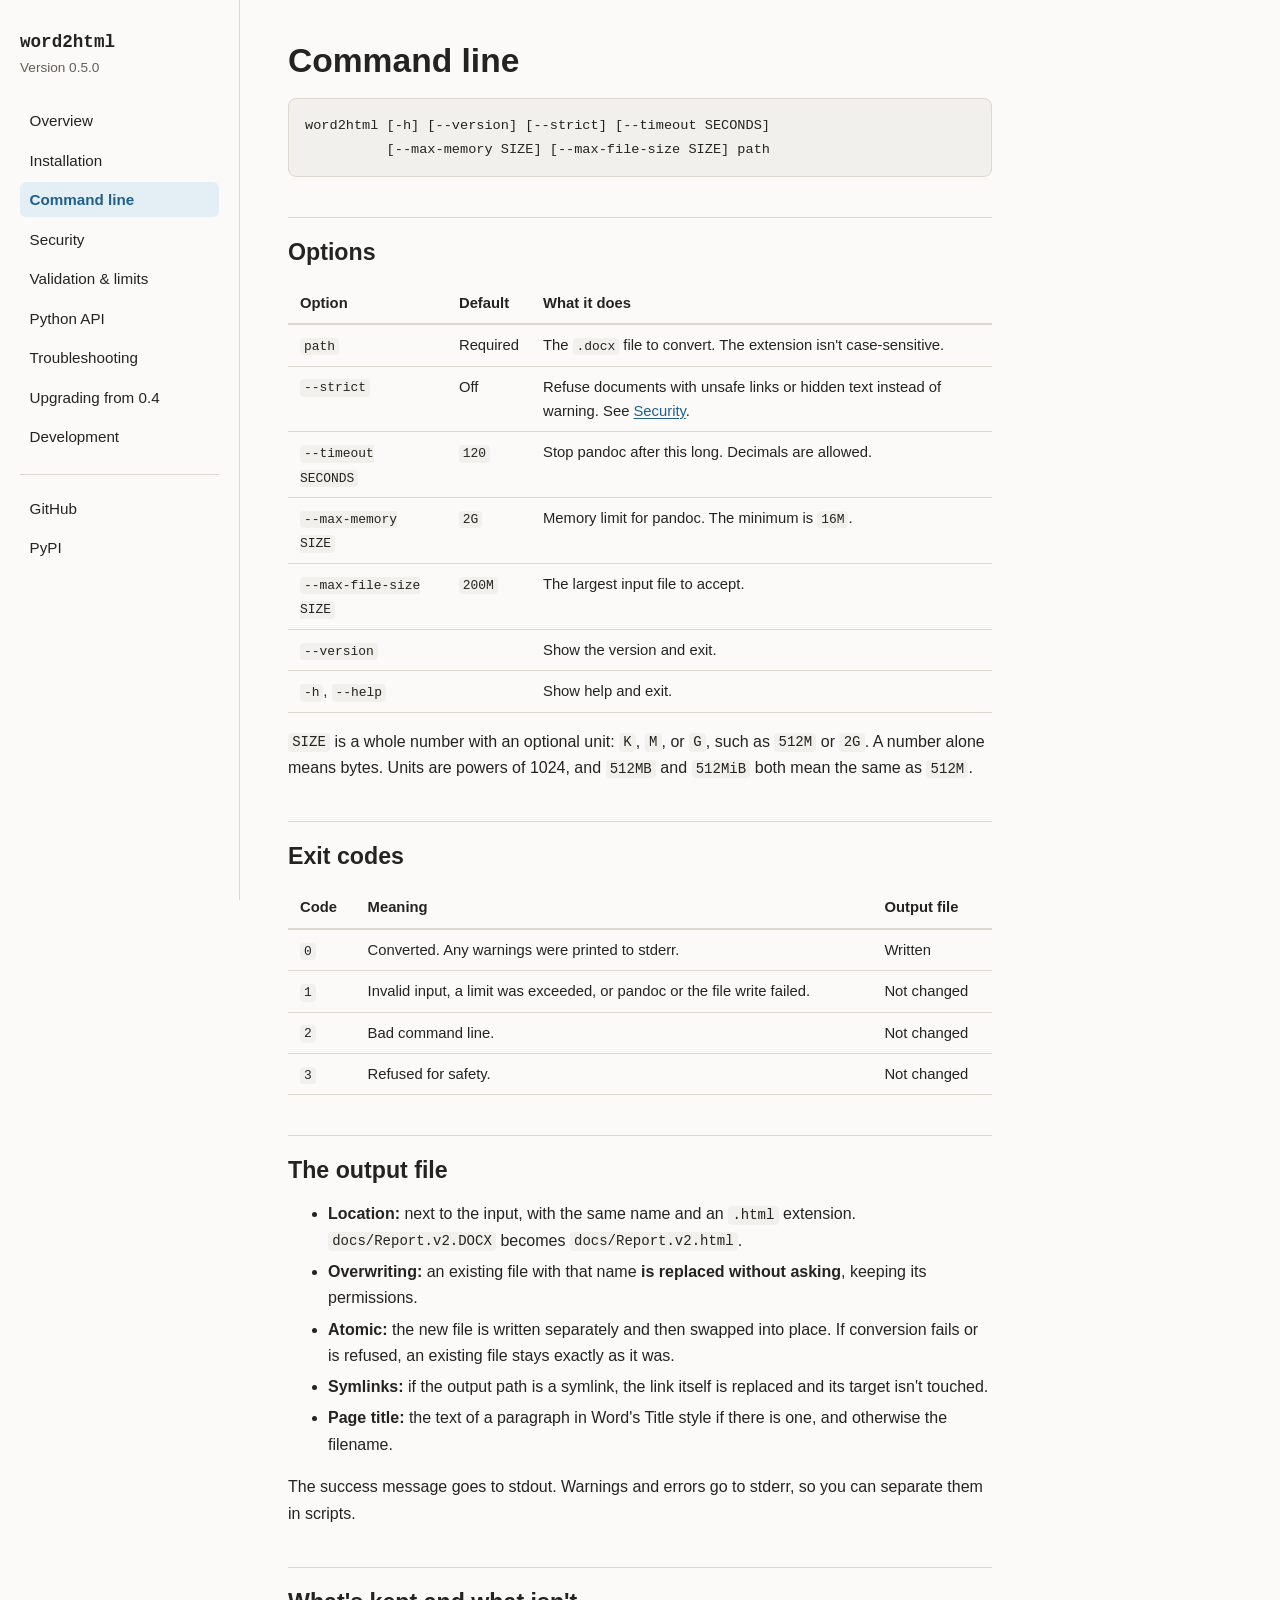
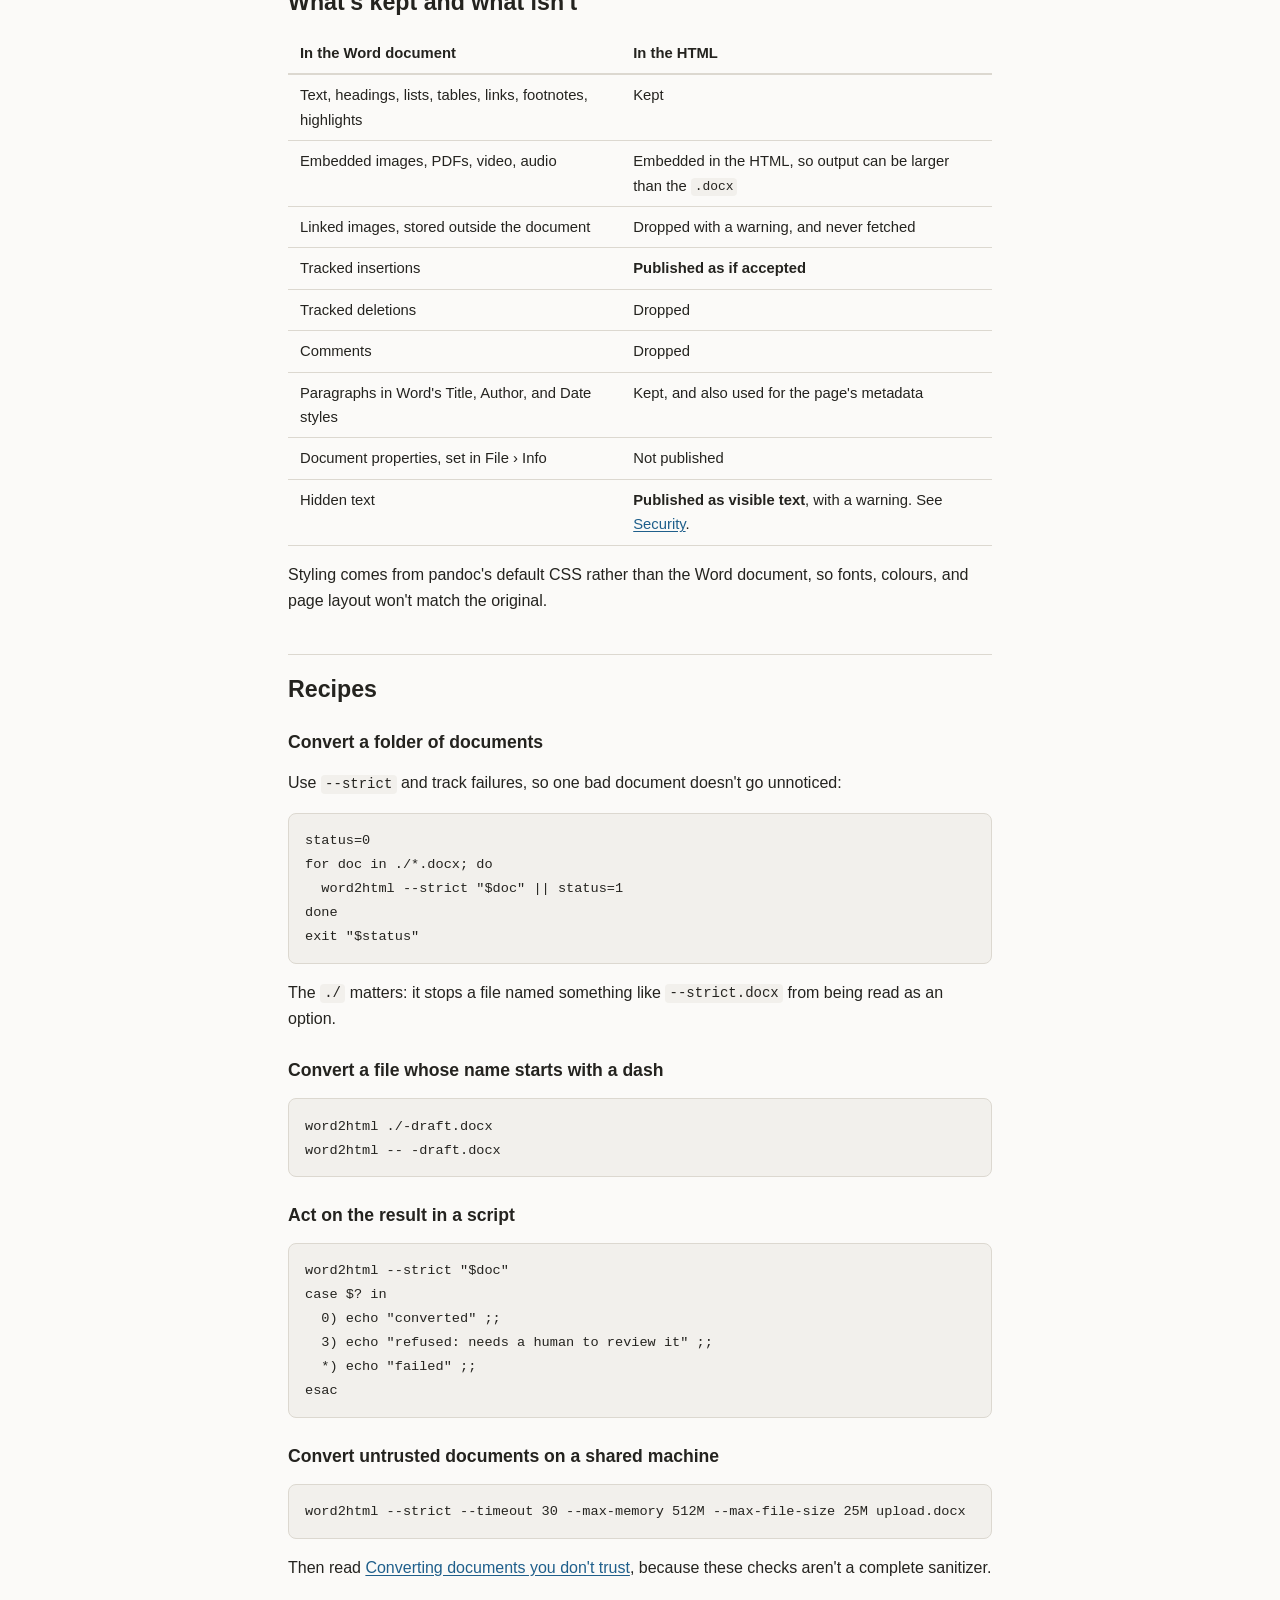
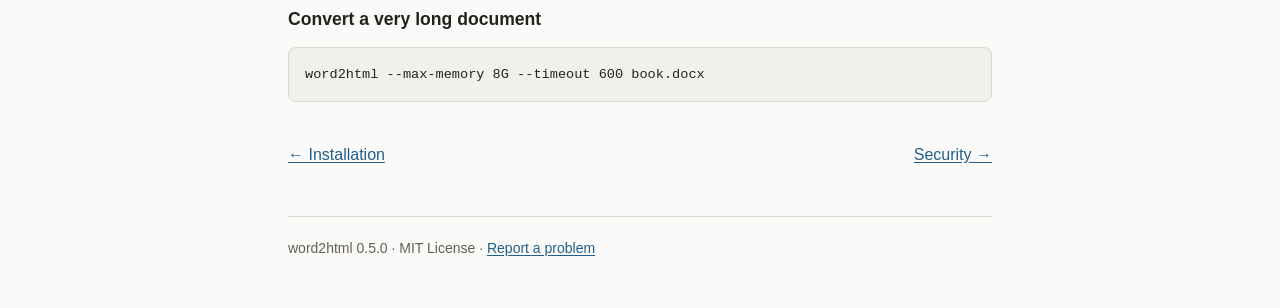
<file: docs/usage.html>
<!doctype html>
<html lang="en">
<head>
  <meta charset="utf-8">
  <meta name="viewport" content="width=device-width, initial-scale=1">
  <title>Command line | word2html</title>
  <meta name="description" content="word2html command-line options, exit codes, output behaviour and recipes.">
  <link rel="stylesheet" href="assets/style.css">
</head>
<body>
<a class="skip-link" href="#content">Skip to content</a>
<div class="layout">
  <nav class="sidebar" aria-label="Documentation">
    <a class="brand" href="index.html">word2html</a>
    <span class="brand-version">Version 0.5.0</span>
    <ul>
      <li><a href="index.html">Overview</a></li>
      <li><a href="install.html">Installation</a></li>
      <li><a href="usage.html" aria-current="page">Command line</a></li>
      <li><a href="security.html">Security</a></li>
      <li><a href="limits.html">Validation &amp; limits</a></li>
      <li><a href="python-api.html">Python API</a></li>
      <li><a href="troubleshooting.html">Troubleshooting</a></li>
      <li><a href="upgrading.html">Upgrading from 0.4</a></li>
      <li><a href="development.html">Development</a></li>
    </ul>
    <ul class="external">
      <li><a href="https://github.com/bradmontgomery/word2html">GitHub</a></li>
      <li><a href="https://pypi.org/project/word2html/">PyPI</a></li>
    </ul>
  </nav>
  <main id="content">
<h1>Command line</h1>
<pre><code>word2html [-h] [--version] [--strict] [--timeout SECONDS]
          [--max-memory SIZE] [--max-file-size SIZE] path</code></pre>

<h2 id="options">Options</h2>
<div class="table-wrap"><table>
  <thead><tr><th>Option</th><th>Default</th><th>What it does</th></tr></thead>
  <tbody>
    <tr><td><code>path</code></td><td>Required</td><td>The <code>.docx</code> file to convert. The extension isn't case-sensitive.</td></tr>
    <tr><td><code>--strict</code></td><td>Off</td><td>Refuse documents with unsafe links or hidden text instead of warning. See <a href="security.html#strict">Security</a>.</td></tr>
    <tr><td><code>--timeout SECONDS</code></td><td><code>120</code></td><td>Stop pandoc after this long. Decimals are allowed.</td></tr>
    <tr><td><code>--max-memory SIZE</code></td><td><code>2G</code></td><td>Memory limit for pandoc. The minimum is <code>16M</code>.</td></tr>
    <tr><td><code>--max-file-size SIZE</code></td><td><code>200M</code></td><td>The largest input file to accept.</td></tr>
    <tr><td><code>--version</code></td><td></td><td>Show the version and exit.</td></tr>
    <tr><td><code>-h</code>, <code>--help</code></td><td></td><td>Show help and exit.</td></tr>
  </tbody>
</table></div>
<p><code>SIZE</code> is a whole number with an optional unit: <code>K</code>, <code>M</code>, or <code>G</code>, such as <code>512M</code> or <code>2G</code>. A number alone means bytes. Units are powers of 1024, and <code>512MB</code> and <code>512MiB</code> both mean the same as <code>512M</code>.</p>

<h2 id="exit-codes">Exit codes</h2>
<div class="table-wrap"><table>
  <thead><tr><th>Code</th><th>Meaning</th><th>Output file</th></tr></thead>
  <tbody>
    <tr><td><code>0</code></td><td>Converted. Any warnings were printed to stderr.</td><td>Written</td></tr>
    <tr><td><code>1</code></td><td>Invalid input, a limit was exceeded, or pandoc or the file write failed.</td><td>Not changed</td></tr>
    <tr><td><code>2</code></td><td>Bad command line.</td><td>Not changed</td></tr>
    <tr><td><code>3</code></td><td>Refused for safety.</td><td>Not changed</td></tr>
  </tbody>
</table></div>

<h2 id="output">The output file</h2>
<ul>
  <li><strong>Location:</strong> next to the input, with the same name and an <code>.html</code> extension. <code>docs/Report.v2.DOCX</code> becomes <code>docs/Report.v2.html</code>.</li>
  <li><strong>Overwriting:</strong> an existing file with that name <strong>is replaced without asking</strong>, keeping its permissions.</li>
  <li><strong>Atomic:</strong> the new file is written separately and then swapped into place. If conversion fails or is refused, an existing file stays exactly as it was.</li>
  <li><strong>Symlinks:</strong> if the output path is a symlink, the link itself is replaced and its target isn't touched.</li>
  <li><strong>Page title:</strong> the text of a paragraph in Word's Title style if there is one, and otherwise the filename.</li>
</ul>
<p>The success message goes to stdout. Warnings and errors go to stderr, so you can separate them in scripts.</p>

<h2 id="conversion">What's kept and what isn't</h2>
<div class="table-wrap"><table>
  <thead><tr><th>In the Word document</th><th>In the HTML</th></tr></thead>
  <tbody>
    <tr><td>Text, headings, lists, tables, links, footnotes, highlights</td><td>Kept</td></tr>
    <tr><td>Embedded images, PDFs, video, audio</td><td>Embedded in the HTML, so output can be larger than the <code>.docx</code></td></tr>
    <tr><td>Linked images, stored outside the document</td><td>Dropped with a warning, and never fetched</td></tr>
    <tr><td>Tracked insertions</td><td><strong>Published as if accepted</strong></td></tr>
    <tr><td>Tracked deletions</td><td>Dropped</td></tr>
    <tr><td>Comments</td><td>Dropped</td></tr>
    <tr><td>Paragraphs in Word's Title, Author, and Date styles</td><td>Kept, and also used for the page's metadata</td></tr>
    <tr><td>Document properties, set in File › Info</td><td>Not published</td></tr>
    <tr><td>Hidden text</td><td><strong>Published as visible text</strong>, with a warning. See <a href="security.html#hidden-text">Security</a>.</td></tr>
  </tbody>
</table></div>
<p>Styling comes from pandoc's default CSS rather than the Word document, so fonts, colours, and page layout won't match the original.</p>

<h2 id="recipes">Recipes</h2>

<h3 id="recipe-batch">Convert a folder of documents</h3>
<p>Use <code>--strict</code> and track failures, so one bad document doesn't go unnoticed:</p>
<pre><code>status=0
for doc in ./*.docx; do
  word2html --strict "$doc" || status=1
done
exit "$status"</code></pre>
<p>The <code>./</code> matters: it stops a file named something like <code>--strict.docx</code> from being read as an option.</p>

<h3 id="recipe-dash">Convert a file whose name starts with a dash</h3>
<pre><code>word2html ./-draft.docx
word2html -- -draft.docx</code></pre>

<h3 id="recipe-exit">Act on the result in a script</h3>
<pre><code>word2html --strict "$doc"
case $? in
  0) echo "converted" ;;
  3) echo "refused: needs a human to review it" ;;
  *) echo "failed" ;;
esac</code></pre>

<h3 id="recipe-untrusted">Convert untrusted documents on a shared machine</h3>
<pre><code>word2html --strict --timeout 30 --max-memory 512M --max-file-size 25M upload.docx</code></pre>
<p>Then read <a href="security.html#untrusted">Converting documents you don't trust</a>, because these checks aren't a complete sanitizer.</p>

<h3 id="recipe-large">Convert a very long document</h3>
<pre><code>word2html --max-memory 8G --timeout 600 book.docx</code></pre>
    <nav class="pager" aria-label="Next and previous pages">
      <a href="install.html" rel="prev">← Installation</a>
      <a href="security.html" rel="next">Security →</a>
    </nav>
    <footer>word2html 0.5.0 · MIT License · <a href="https://github.com/bradmontgomery/word2html/issues">Report a problem</a></footer>
  </main>
</div>
</body>
</html>
</file>
<file: docs/assets/style.css>
/* word2html documentation. No build step and no external resources. */

:root {
  color-scheme: light dark;
  --bg: #fbfaf8;
  --surface: #f2f0ec;
  --text: #24231f;
  --muted: #625f57;
  --border: #dcd8d0;
  --accent: #1f5f8b;
  --accent-soft: #e3eef5;
  --code-bg: #f2f0ec;
  --warn: #8a5a00;
  --warn-soft: #fbf1dc;
  --danger: #a33a2c;
  --danger-soft: #f9e8e5;
  --ok: #2c6e49;
}

@media (prefers-color-scheme: dark) {
  :root {
    --bg: #181a1c;
    --surface: #212427;
    --text: #e6e4df;
    --muted: #a5a29a;
    --border: #383c40;
    --accent: #7dbbe6;
    --accent-soft: #1e3140;
    --code-bg: #212427;
    --warn: #e6b65c;
    --warn-soft: #33290f;
    --danger: #ef9a8c;
    --danger-soft: #3a211d;
    --ok: #7fcfa0;
  }
}

*,
*::before,
*::after {
  box-sizing: border-box;
}

html {
  -webkit-text-size-adjust: 100%;
}

body {
  margin: 0;
  background: var(--bg);
  color: var(--text);
  font-family: -apple-system, BlinkMacSystemFont, "Segoe UI", Roboto, Helvetica, Arial, sans-serif;
  font-size: 1rem;
  line-height: 1.65;
}

a {
  color: var(--accent);
  text-underline-offset: 0.15em;
}

:focus-visible {
  outline: 2px solid var(--accent);
  outline-offset: 2px;
}

.skip-link {
  position: absolute;
  left: -999px;
  top: 0.5rem;
  padding: 0.5rem 0.75rem;
  background: var(--bg);
  border: 1px solid var(--border);
}

.skip-link:focus {
  left: 0.5rem;
  z-index: 10;
}

/* Layout */

.layout {
  display: grid;
  grid-template-columns: 15rem minmax(0, 1fr);
  min-height: 100vh;
}

.sidebar {
  position: sticky;
  top: 0;
  align-self: start;
  height: 100vh;
  overflow-y: auto;
  padding: 1.75rem 1.25rem;
  border-right: 1px solid var(--border);
}

.brand {
  display: block;
  color: var(--text);
  font-family: ui-monospace, SFMono-Regular, Menlo, Consolas, monospace;
  font-size: 1.1rem;
  font-weight: 700;
  text-decoration: none;
}

.brand-version {
  display: block;
  margin-bottom: 1.5rem;
  color: var(--muted);
  font-size: 0.85rem;
}

.sidebar ul {
  margin: 0;
  padding: 0;
  list-style: none;
}

.sidebar li a {
  display: block;
  margin-bottom: 0.1rem;
  padding: 0.3rem 0.6rem;
  border-radius: 6px;
  color: var(--text);
  font-size: 0.95rem;
  text-decoration: none;
}

.sidebar li a:hover {
  background: var(--surface);
}

.sidebar li a[aria-current="page"] {
  background: var(--accent-soft);
  color: var(--accent);
  font-weight: 600;
}

.sidebar .external {
  margin-top: 1.25rem;
  padding-top: 1rem;
  border-top: 1px solid var(--border);
}

main {
  width: 100%;
  max-width: 50rem;
  padding: 2.5rem 3rem 3rem;
}

footer {
  max-width: 50rem;
  margin-top: 3rem;
  padding-top: 1.25rem;
  border-top: 1px solid var(--border);
  color: var(--muted);
  font-size: 0.875rem;
}

.pager {
  display: flex;
  flex-wrap: wrap;
  justify-content: space-between;
  gap: 1rem;
  margin-top: 2.5rem;
}

/* Text */

h1,
h2,
h3 {
  line-height: 1.25;
  scroll-margin-top: 1rem;
}

h1 {
  margin: 0 0 0.75rem;
  font-size: 2.1rem;
}

h2 {
  margin: 2.5rem 0 0.75rem;
  padding-top: 1.25rem;
  border-top: 1px solid var(--border);
  font-size: 1.45rem;
}

h3 {
  margin: 1.75rem 0 0.5rem;
  font-size: 1.1rem;
}

.lede {
  margin-top: 0;
  color: var(--muted);
  font-size: 1.15rem;
}

li {
  margin-bottom: 0.3rem;
}

dt {
  margin-top: 1rem;
  font-weight: 600;
}

dd {
  margin-left: 0;
}

/* Code */

code {
  padding: 0.1em 0.3em;
  border-radius: 4px;
  background: var(--code-bg);
  font-family: ui-monospace, SFMono-Regular, Menlo, Consolas, monospace;
  font-size: 0.875em;
  overflow-wrap: anywhere;
}

pre {
  overflow-x: auto;
  margin: 1rem 0;
  padding: 0.9rem 1rem;
  border: 1px solid var(--border);
  border-radius: 8px;
  background: var(--code-bg);
  line-height: 1.5;
}

pre code {
  padding: 0;
  background: none;
  font-size: 0.85rem;
  overflow-wrap: normal;
}

/* Tables */

.table-wrap {
  overflow-x: auto;
  margin: 1rem 0;
}

table {
  width: 100%;
  border-collapse: collapse;
  font-size: 0.925rem;
}

th,
td {
  padding: 0.5rem 0.75rem;
  border-bottom: 1px solid var(--border);
  text-align: left;
  vertical-align: top;
}

th {
  border-bottom-width: 2px;
  white-space: nowrap;
}

/* Callouts */

.note,
.warning {
  margin: 1.25rem 0;
  padding: 0.75rem 1rem;
  border-left: 4px solid;
  border-radius: 0 6px 6px 0;
}

.note {
  border-color: var(--accent);
  background: var(--accent-soft);
}

.warning {
  border-color: var(--warn);
  background: var(--warn-soft);
}

.note > :first-child,
.warning > :first-child {
  margin-top: 0;
}

.note > :last-child,
.warning > :last-child {
  margin-bottom: 0;
}

.tag-warn {
  color: var(--warn);
  font-weight: 600;
}

.tag-refuse {
  color: var(--danger);
  font-weight: 600;
}

.tag-ok {
  color: var(--ok);
  font-weight: 600;
}

/* Phones and small tablets */

@media (max-width: 52rem) {
  .layout {
    display: block;
  }

  .sidebar {
    position: static;
    height: auto;
    padding: 1rem 16px;
    border-right: 0;
    border-bottom: 1px solid var(--border);
  }

  .brand-version {
    margin-bottom: 0.75rem;
  }

  .sidebar ul {
    display: flex;
    flex-wrap: wrap;
    gap: 0.25rem;
  }

  .sidebar li a {
    margin: 0;
    padding: 0.35rem 0.6rem;
    font-size: 0.9rem;
  }

  .sidebar .external {
    margin-top: 0.25rem;
    padding-top: 0;
    border-top: 0;
  }

  main {
    padding: 1.5rem 16px 2rem;
  }

  h1 {
    font-size: 1.75rem;
  }
}

@media print {
  .sidebar,
  .pager,
  .skip-link {
    display: none;
  }

  .layout {
    display: block;
  }
}
</file>
